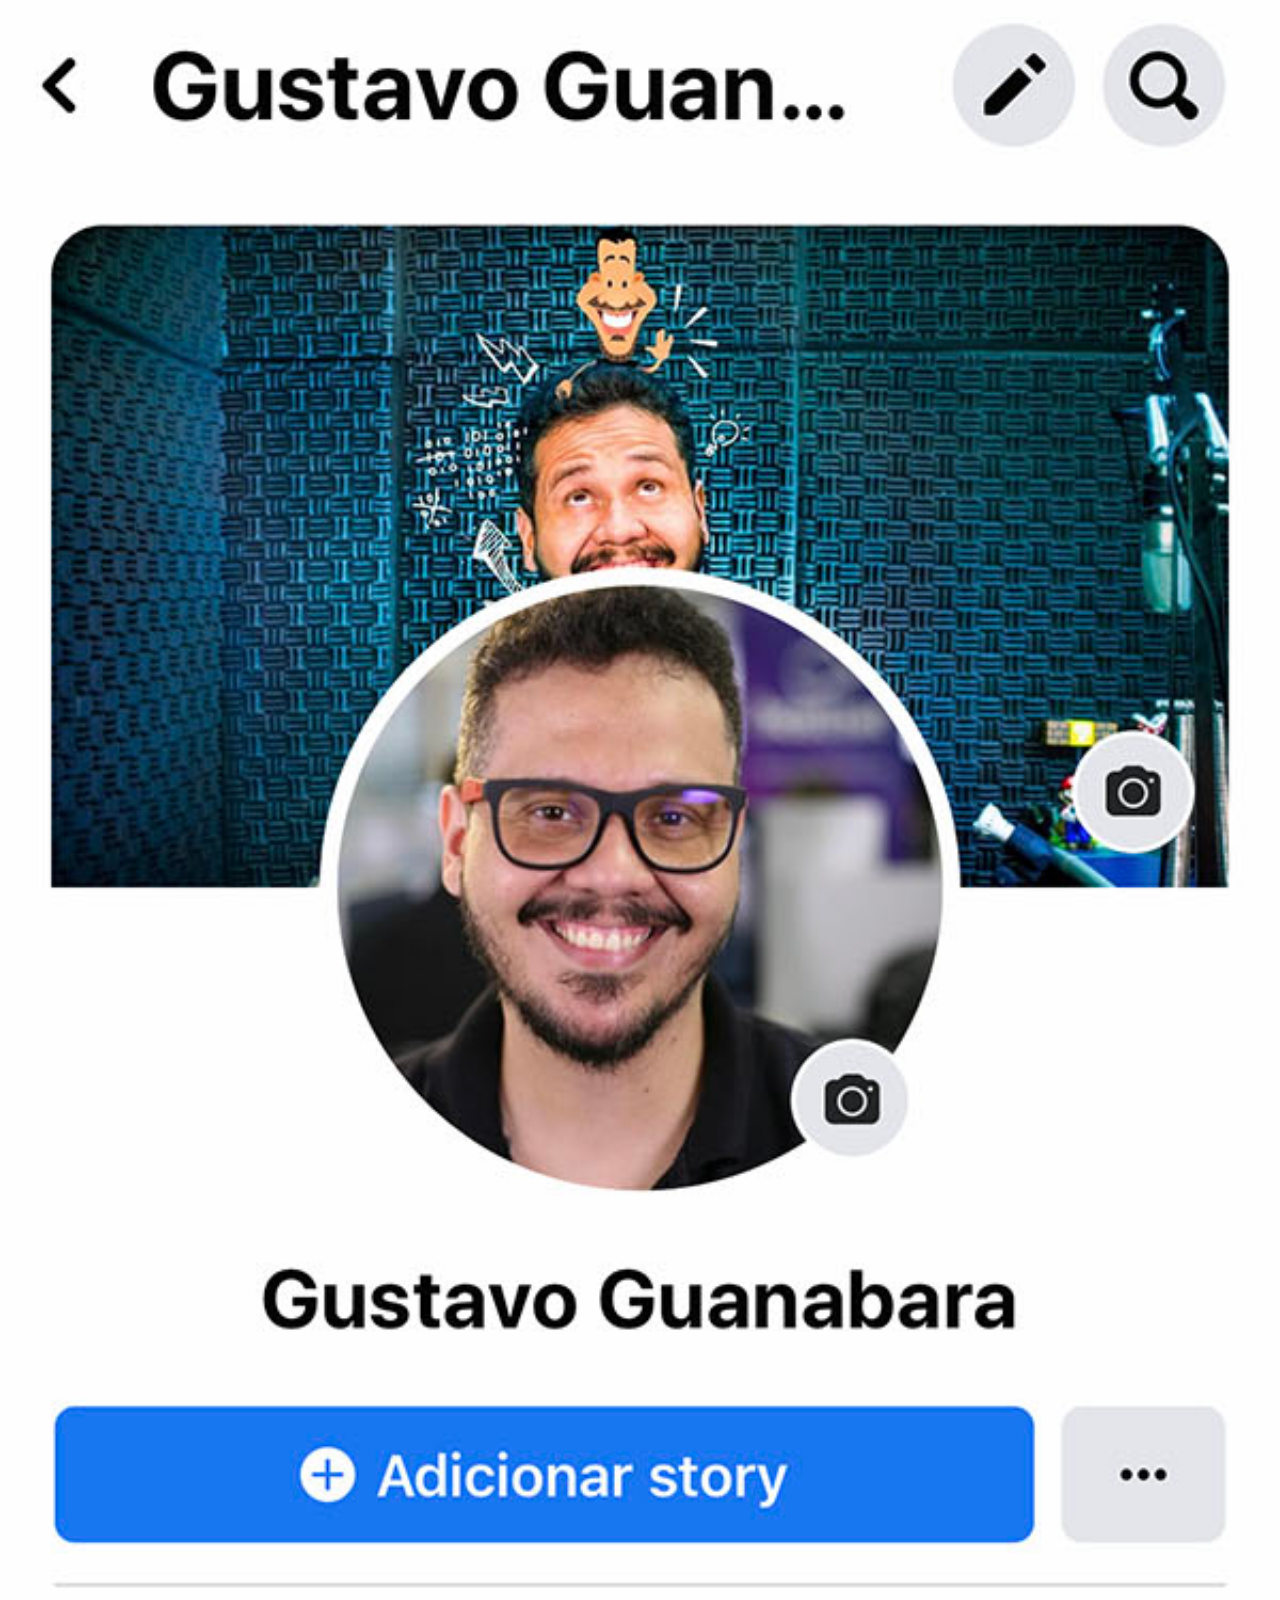
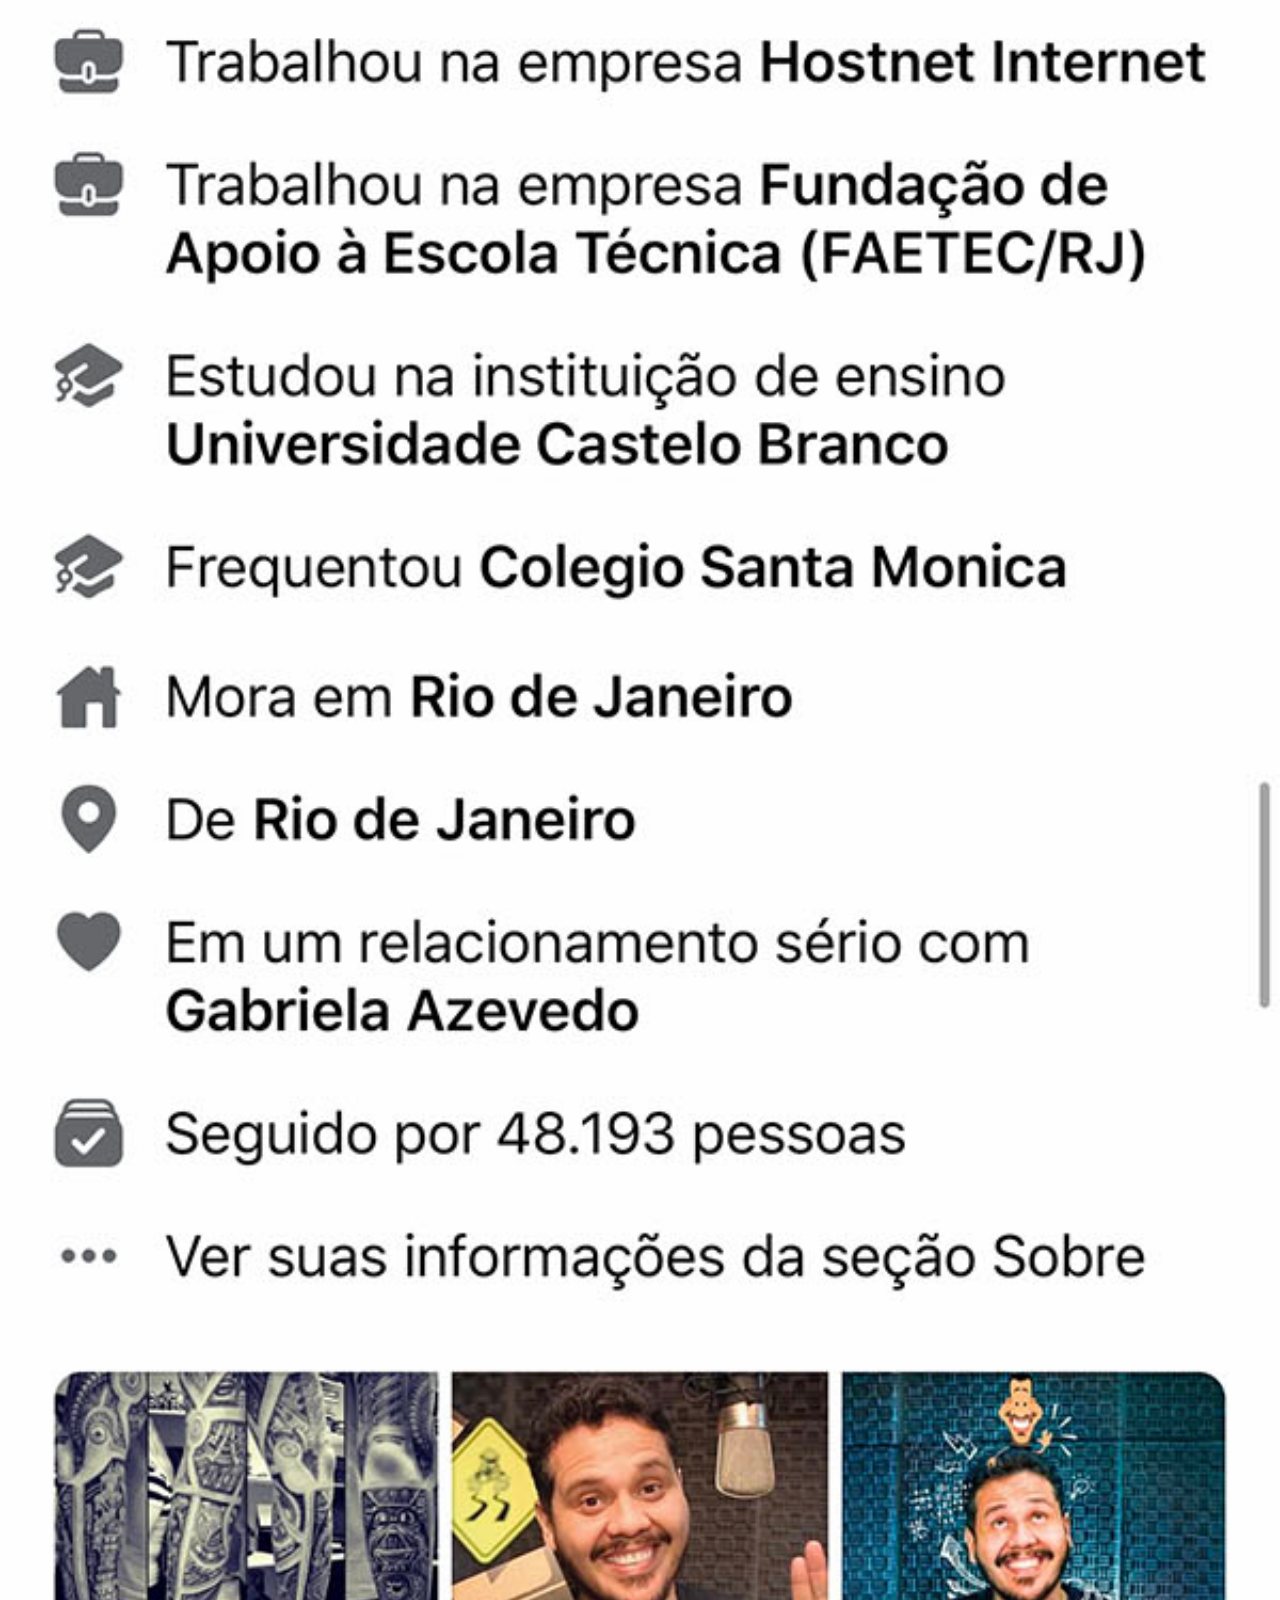
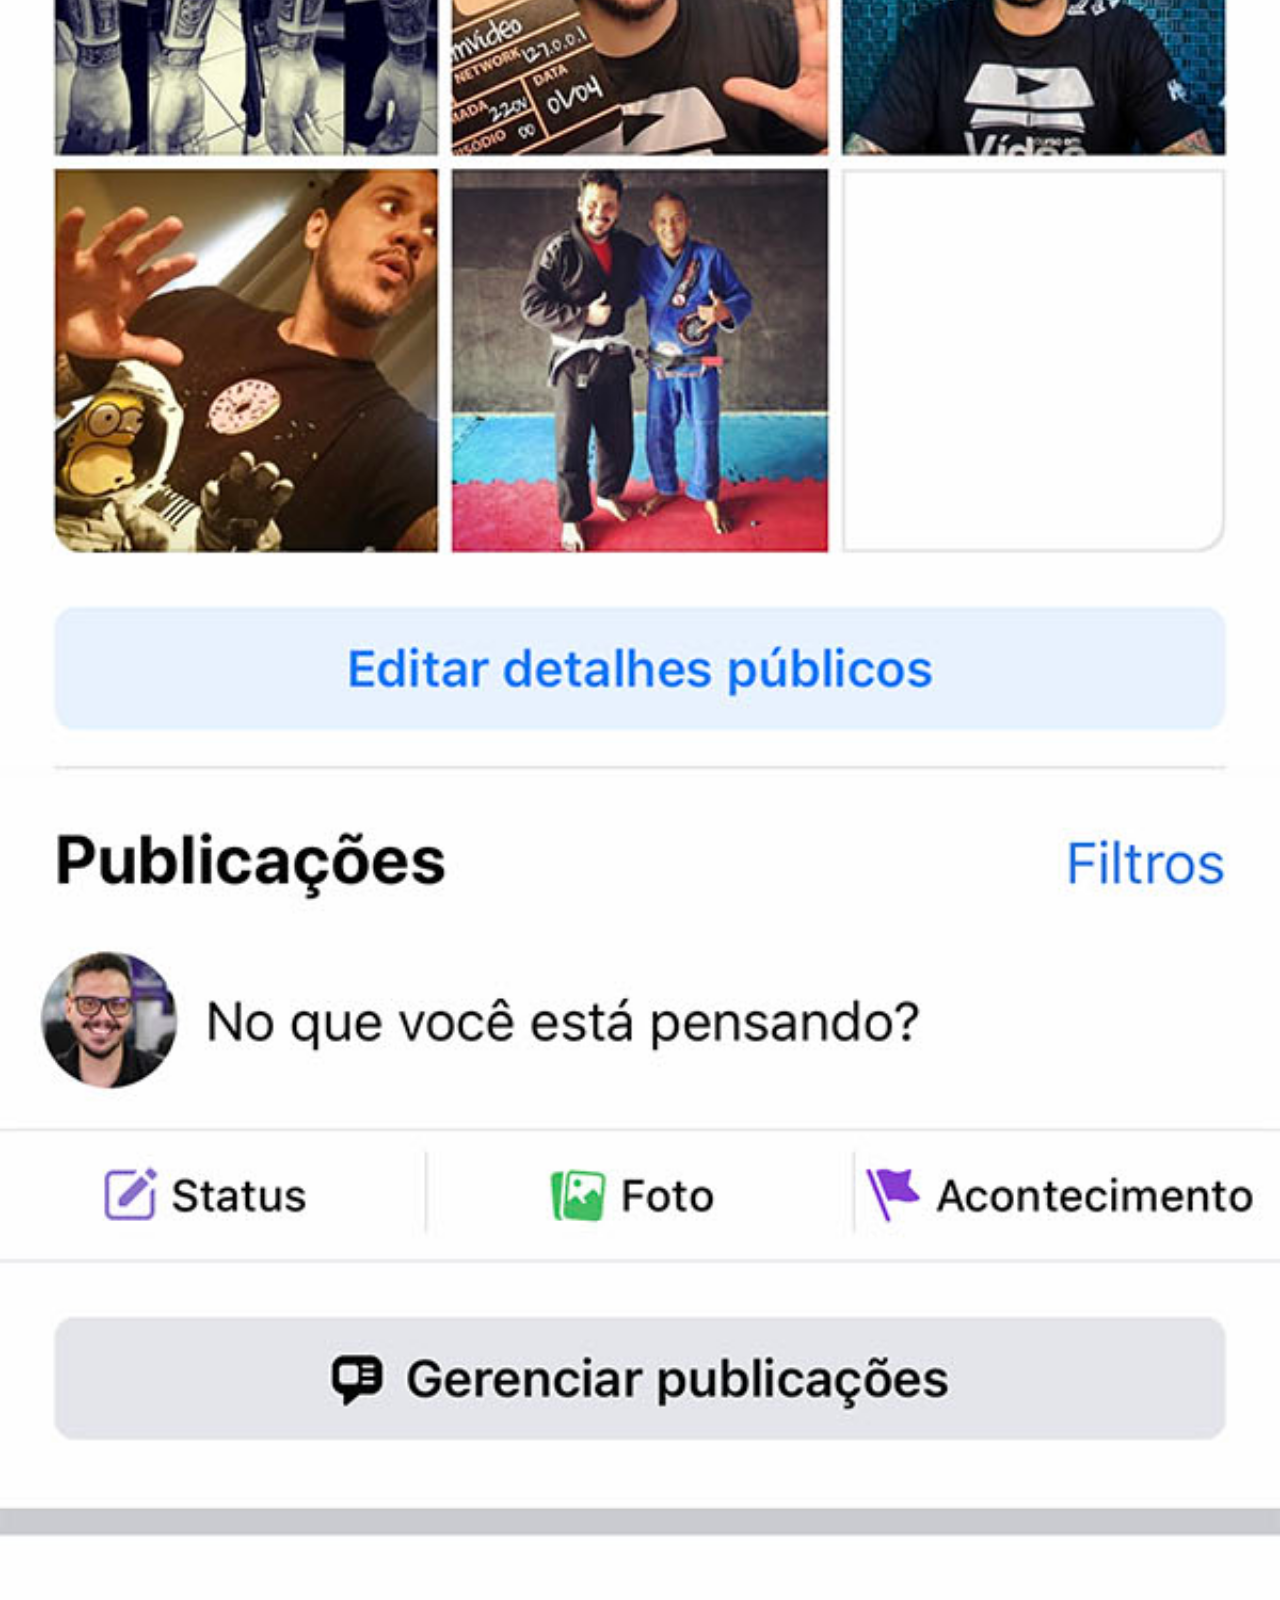
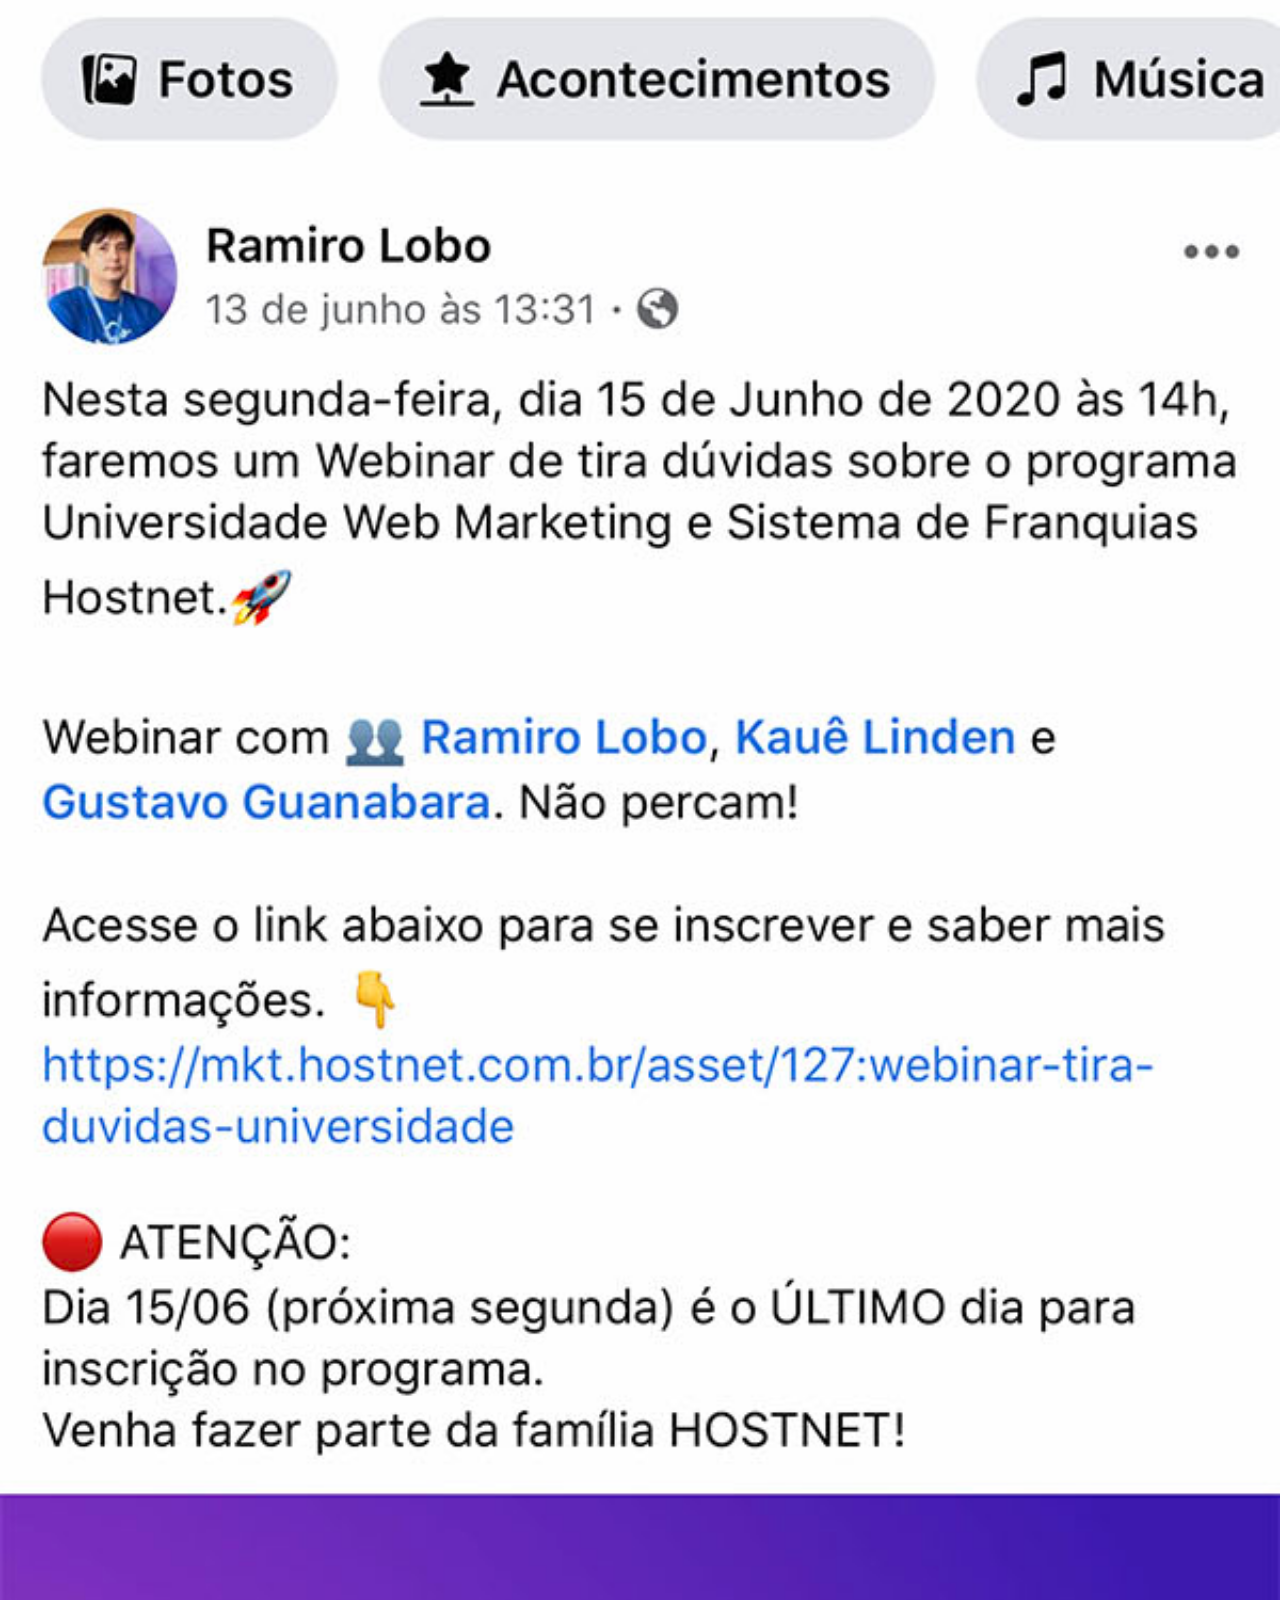
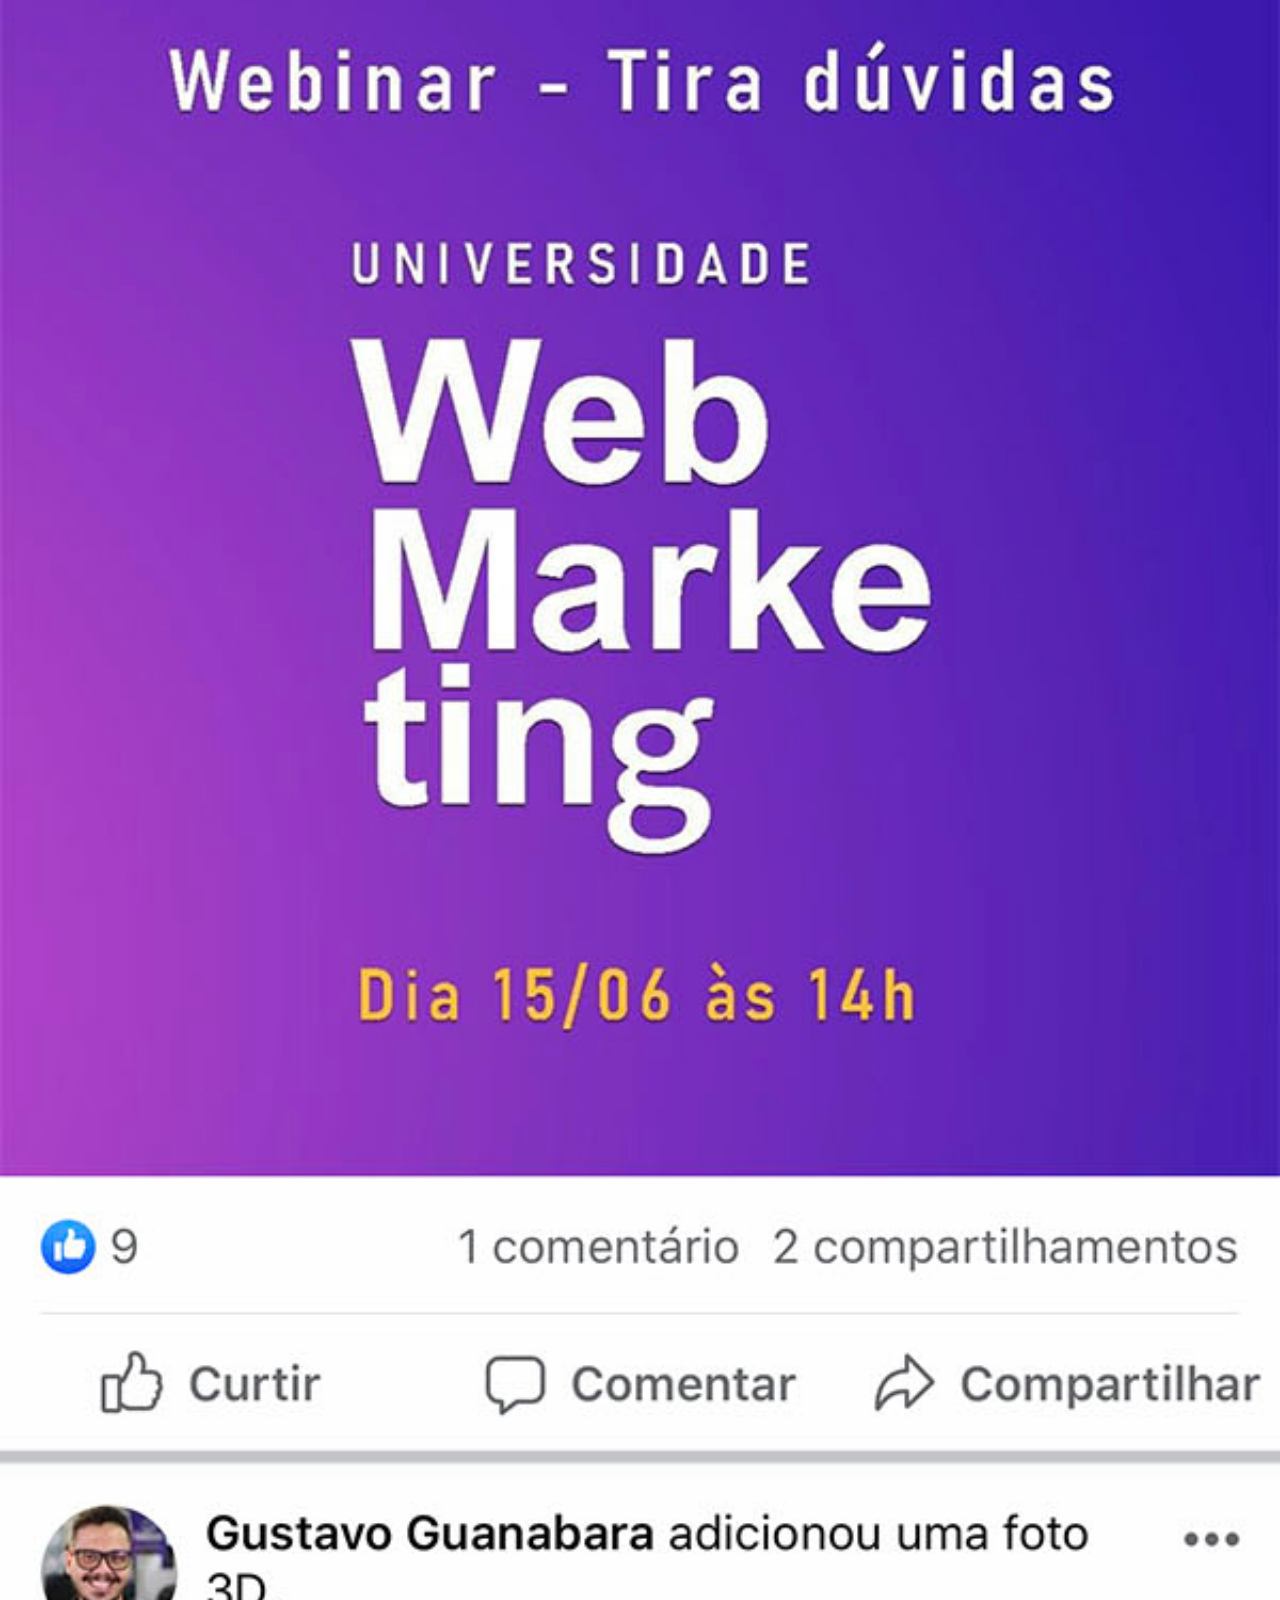
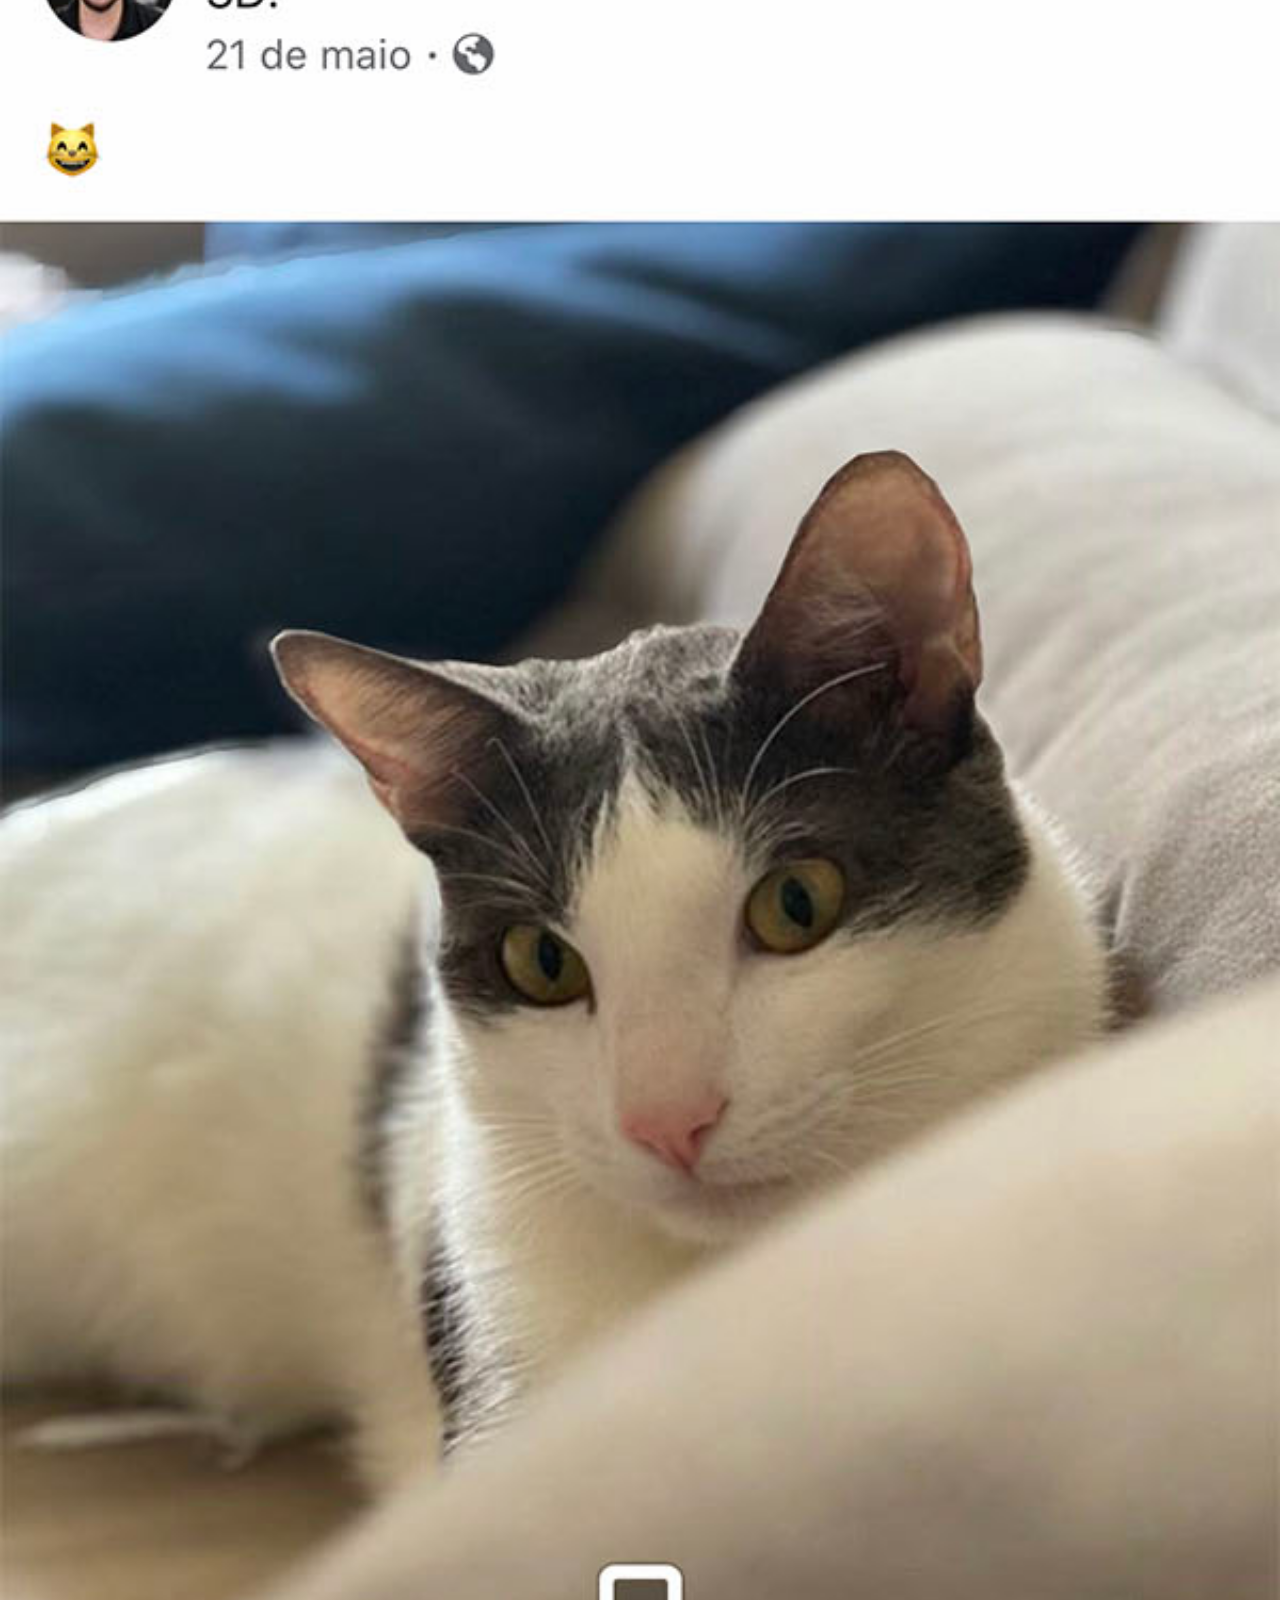
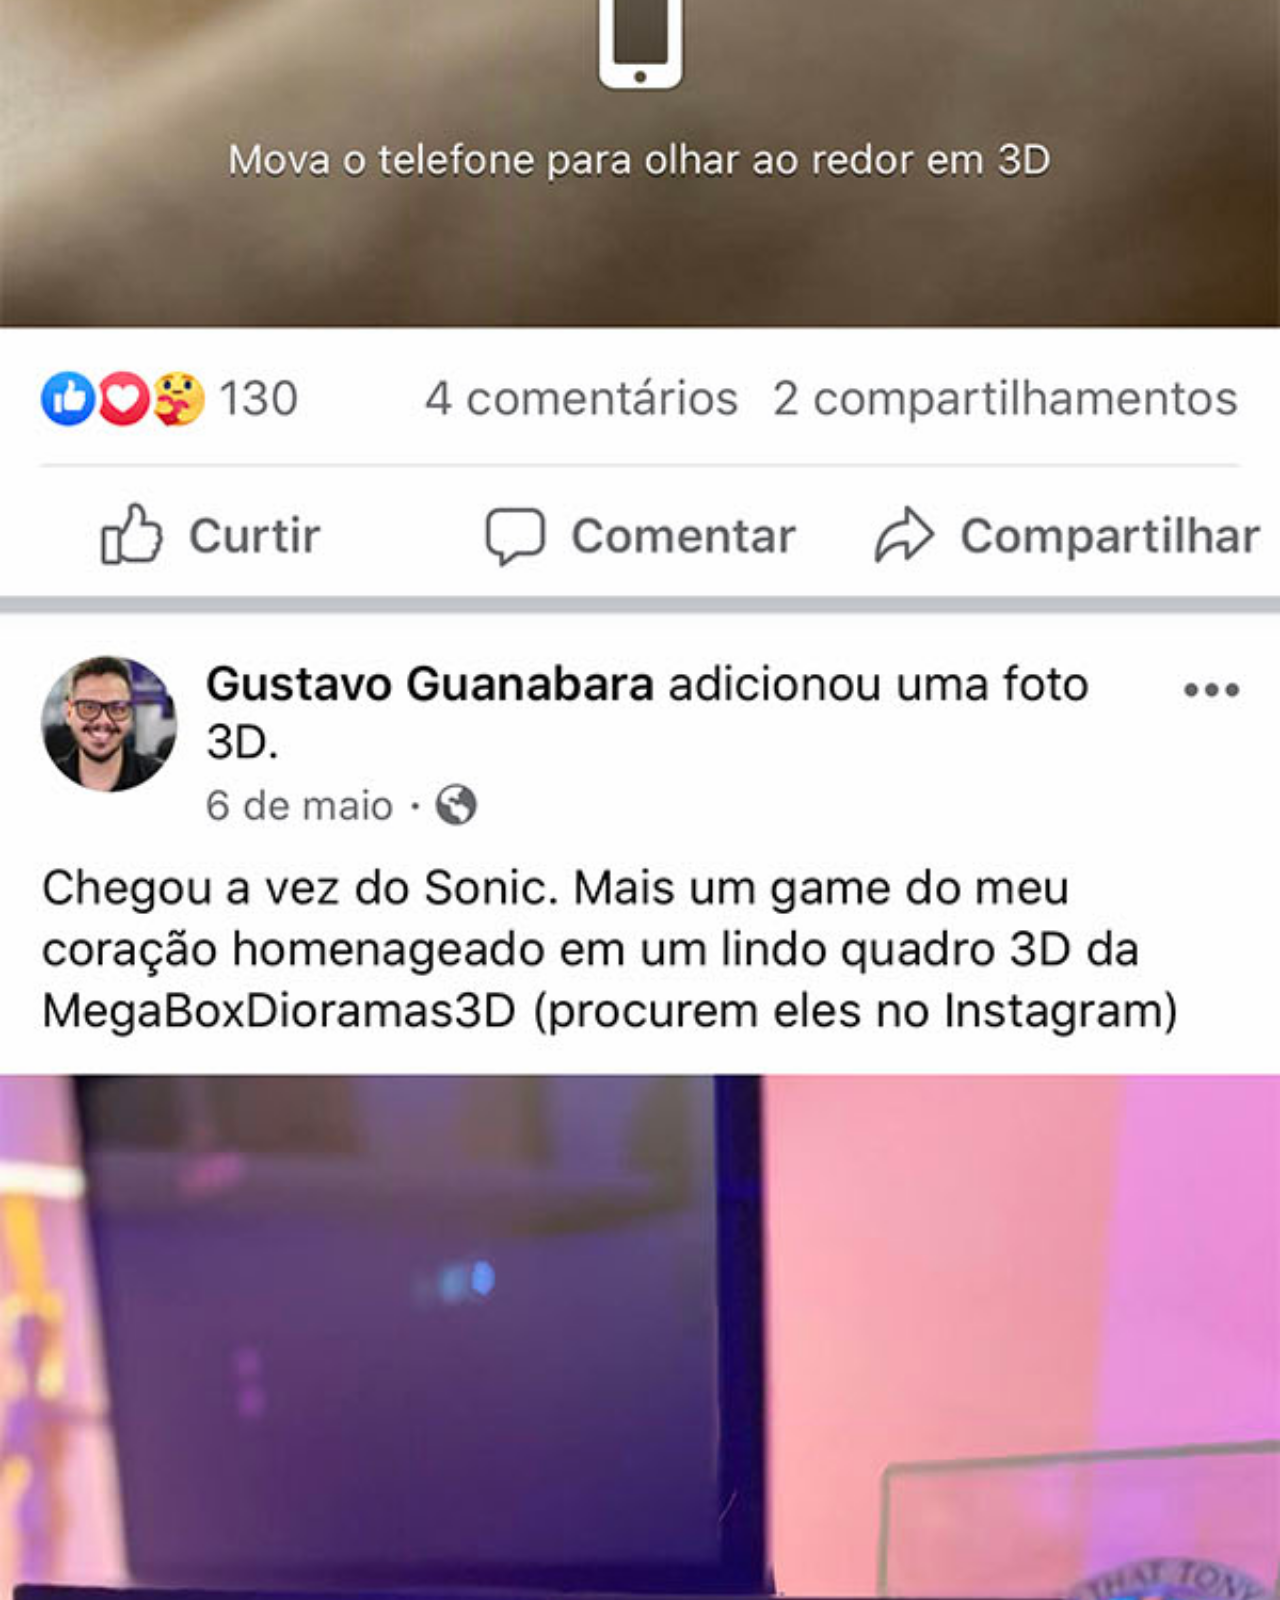
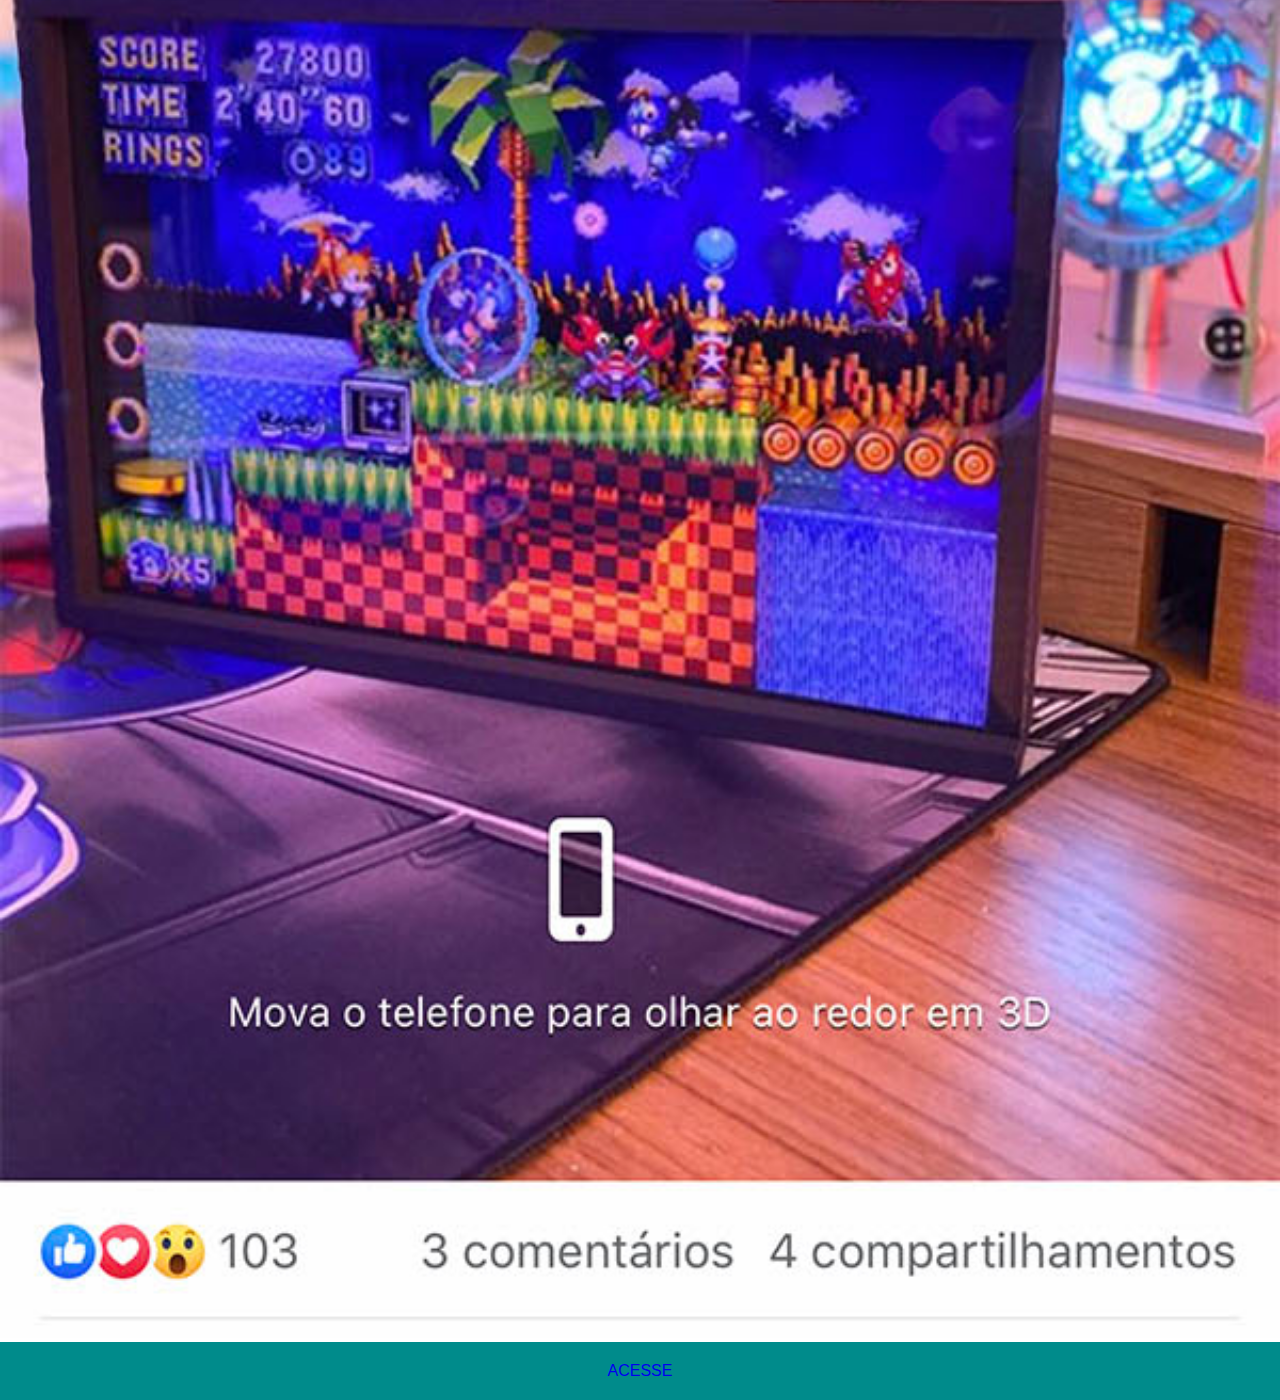
<file: facebook.html>
<!DOCTYPE html>
<html lang="pt-br">
<head>
    <meta charset="UTF-8">
    <meta name="viewport" content="width=device-width, initial-scale=1.0">
    <title>Facebook</title>
    <link rel="stylesheet" href="estilos/social.css">
</head>
<body>
    <img src="imagens/tela-facebook.jpg" alt="facebook">
    <a href="http://facebook.com/?locale=pt_BR" target="_blank">ACESSE</a>
    
</body>
</html>
</file>
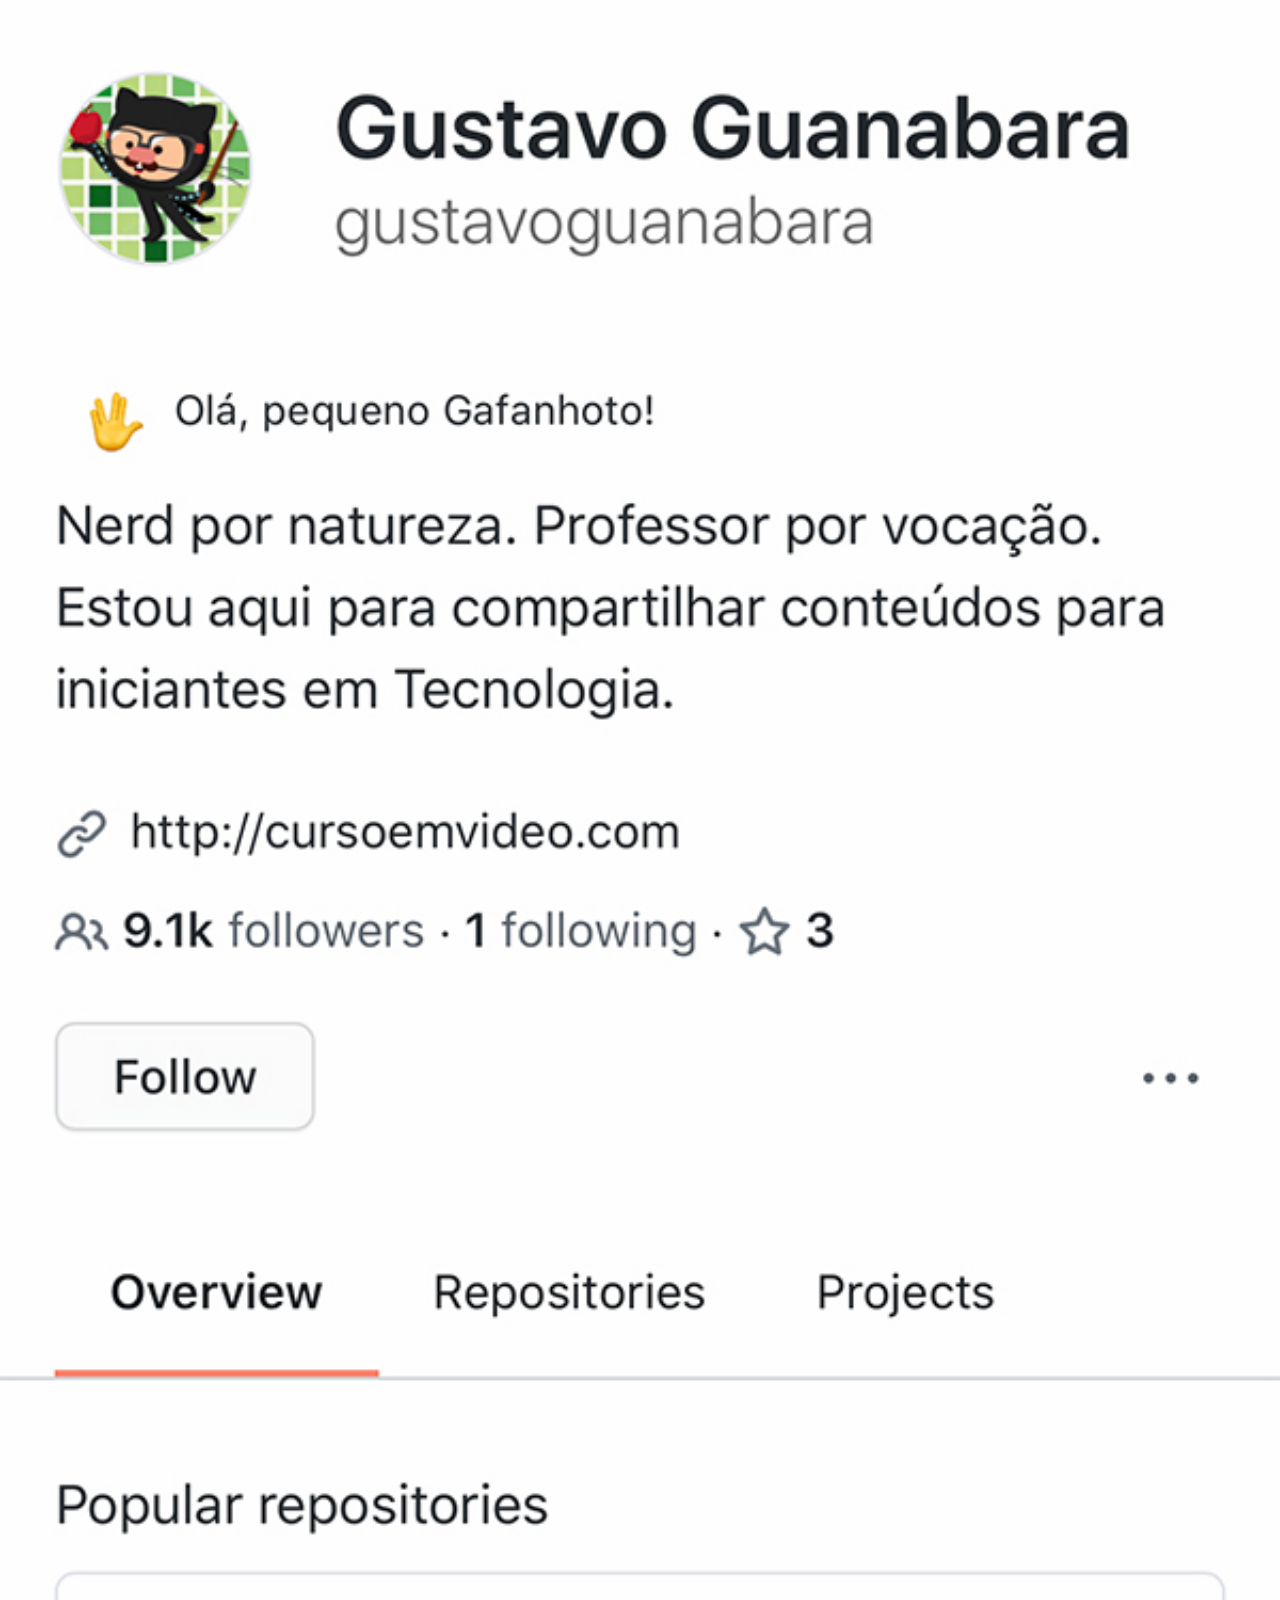
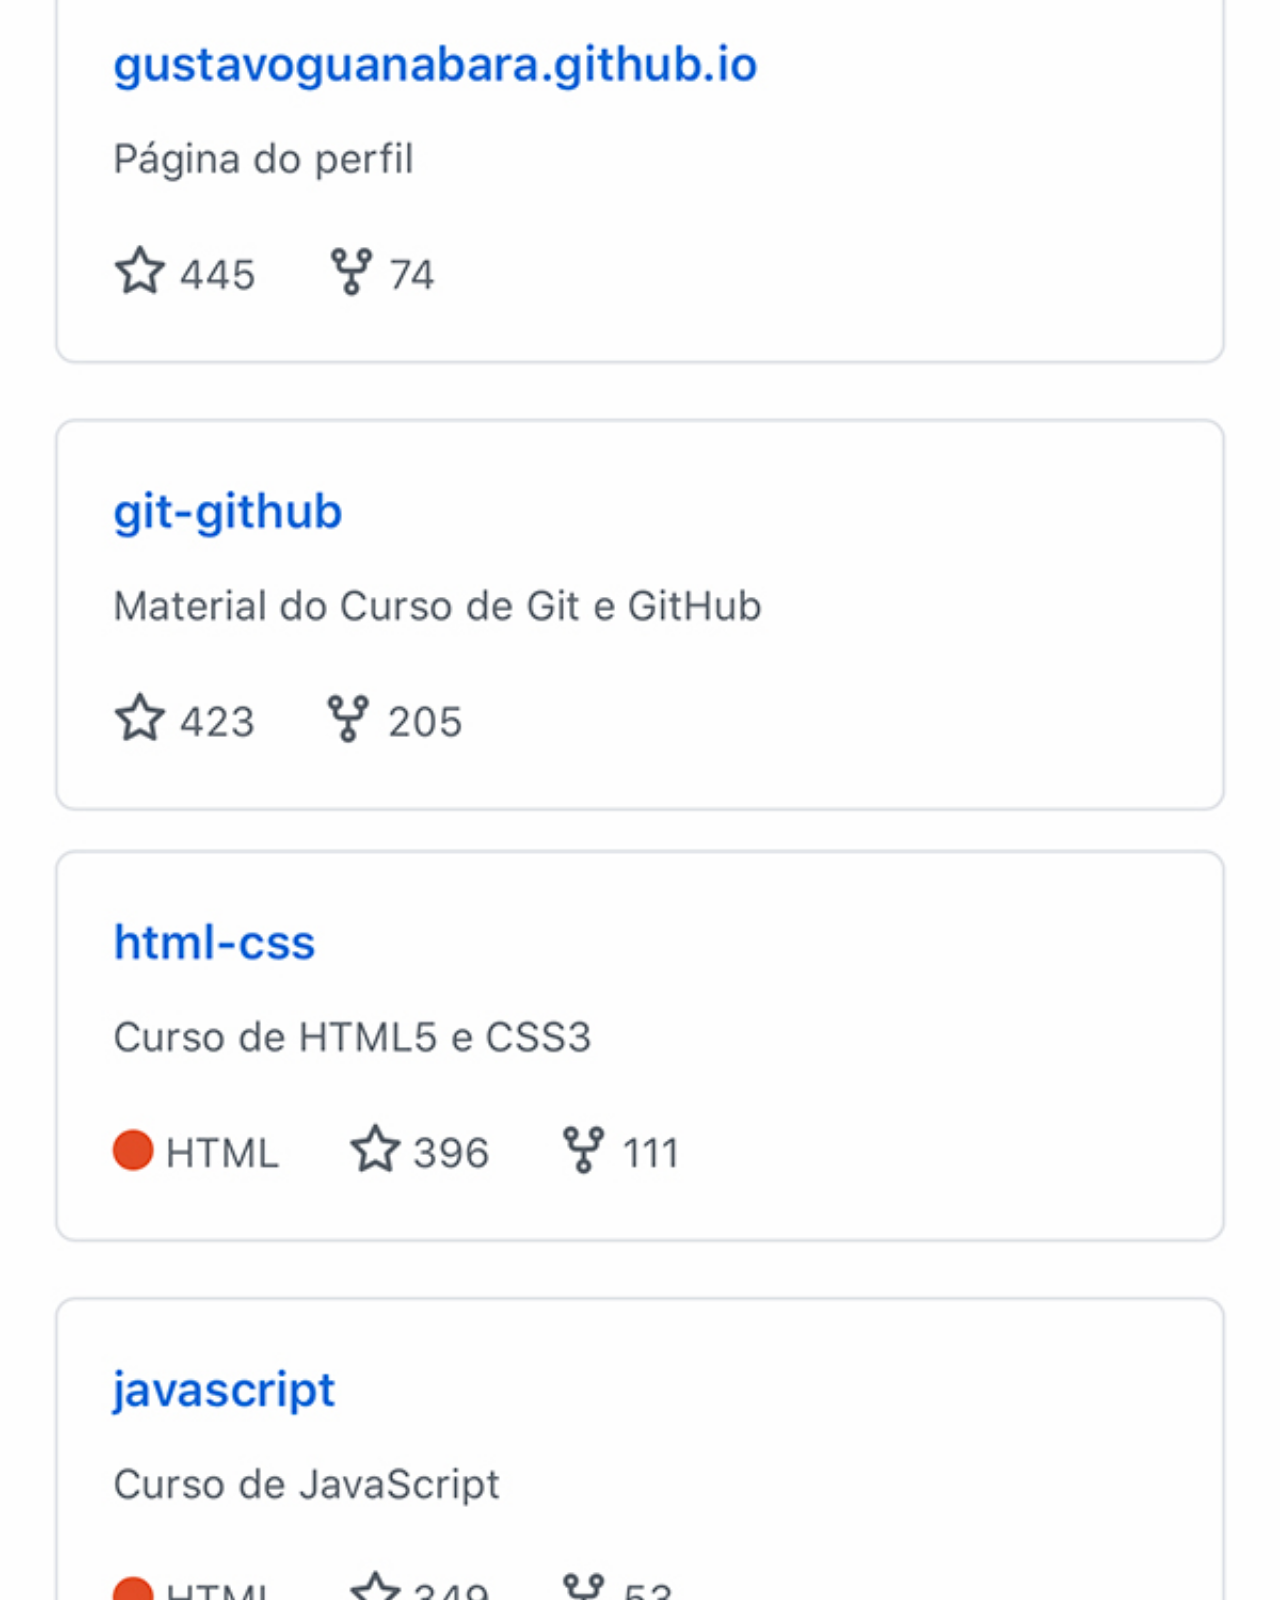
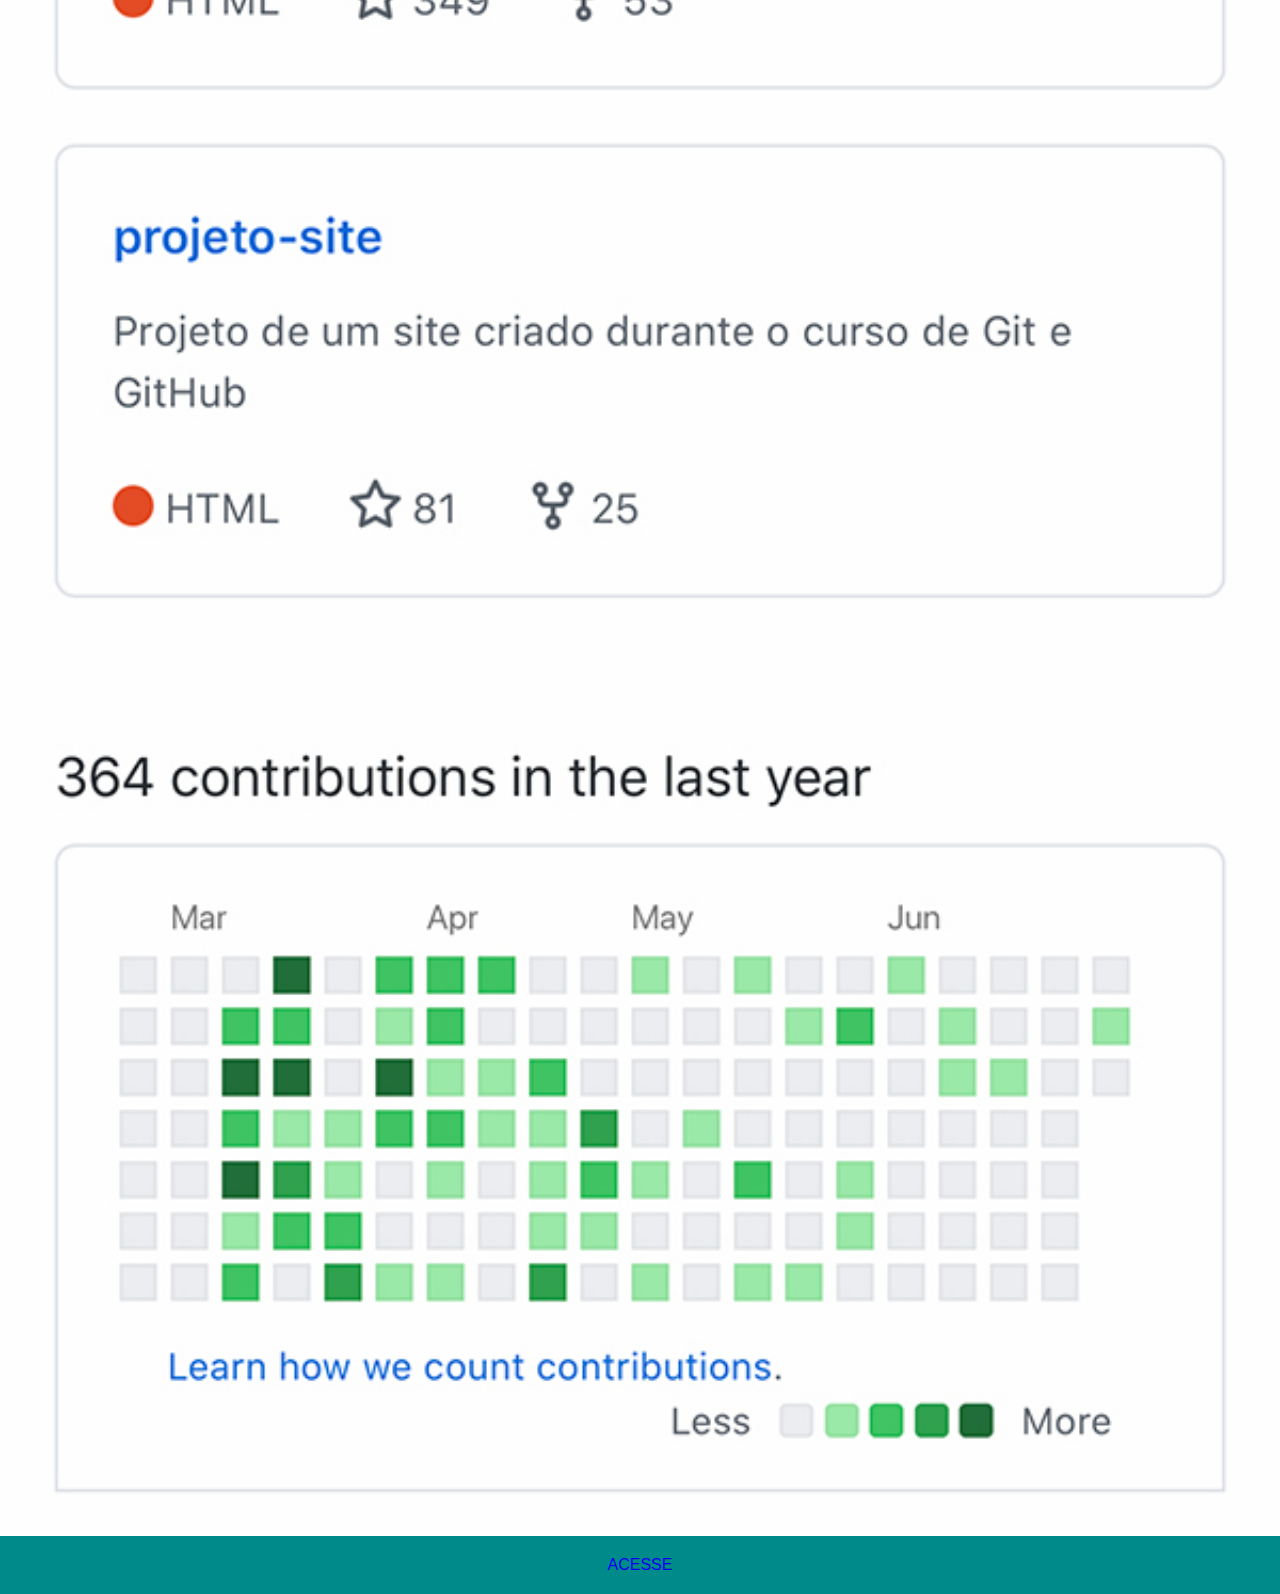
<file: github.html>
<!DOCTYPE html>
<html lang="pt-br">
<head>
    <meta charset="UTF-8">
    <meta name="viewport" content="width=device-width, initial-scale=1.0">
    <title>Github</title>
    <link rel="stylesheet" href="estilos/social.css">
</head>
<body>
    <img src="imagens/tela-github.jpg" alt="github">
    <a href="https://github.com/gustavoguanabara/" target="_blank">ACESSE</a>
    
</body>
</html>
</file>
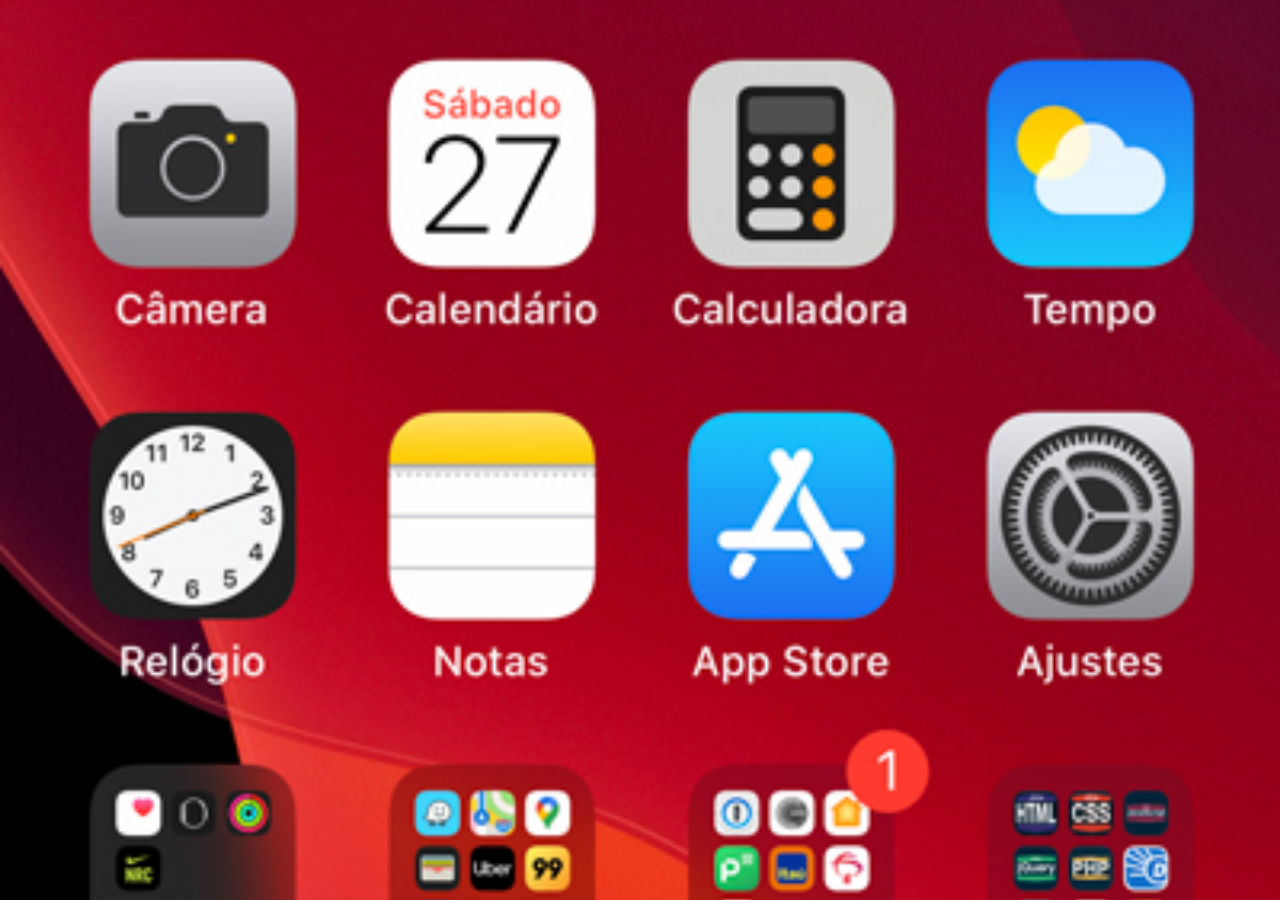
<file: home.html>
<!DOCTYPE html>
<html lang="pt-br">
<head>
    <meta charset="UTF-8">
    <meta name="viewport" content="width=device-width, initial-scale=1.0">
    <title>Home</title>
</head>
<style>
    *{
        margin: 0px;
        padding: 0px;

    }

    body{
        height: 100vh;
        width: 100vw;
        background: black url('imagens/tela-home.jpg') no-repeat top center;
        background-size: cover;
        background-attachment: fixed;
    }
</style>
<body>
    
</body>
</html>
</file>
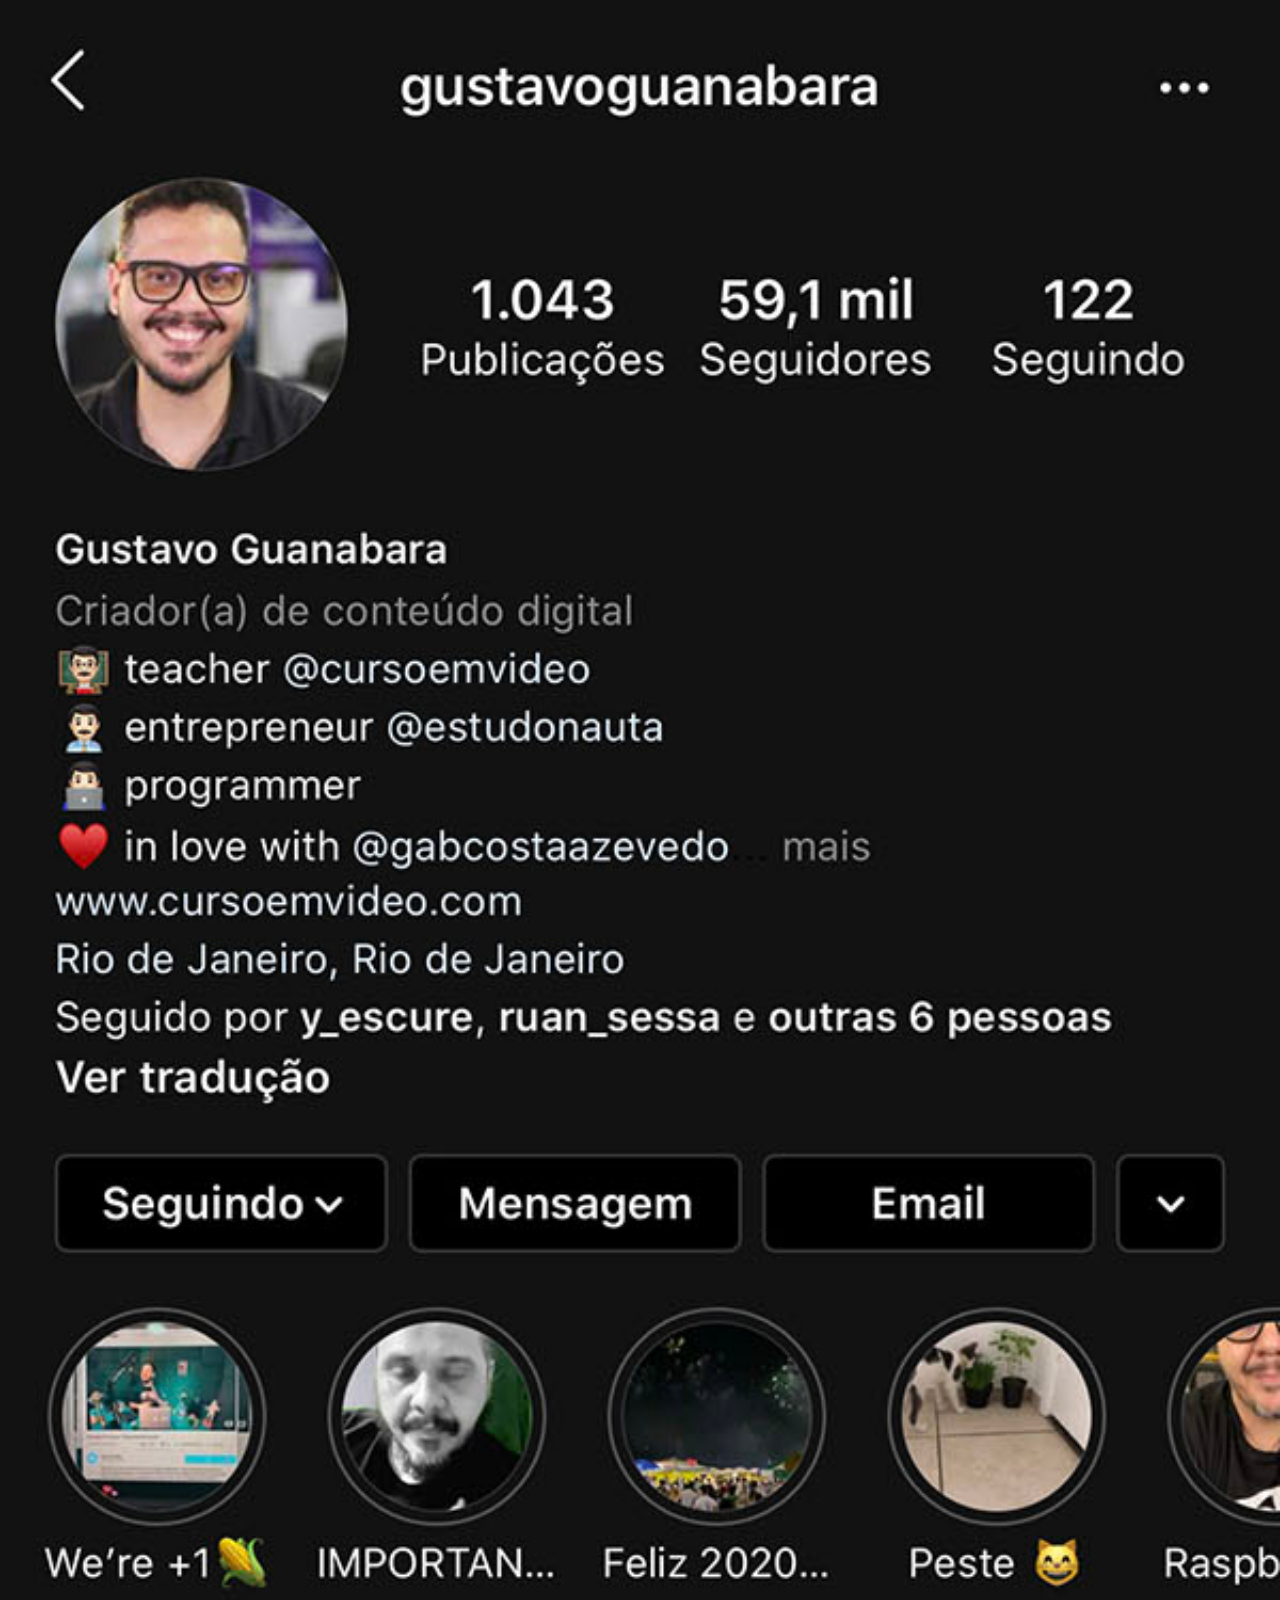
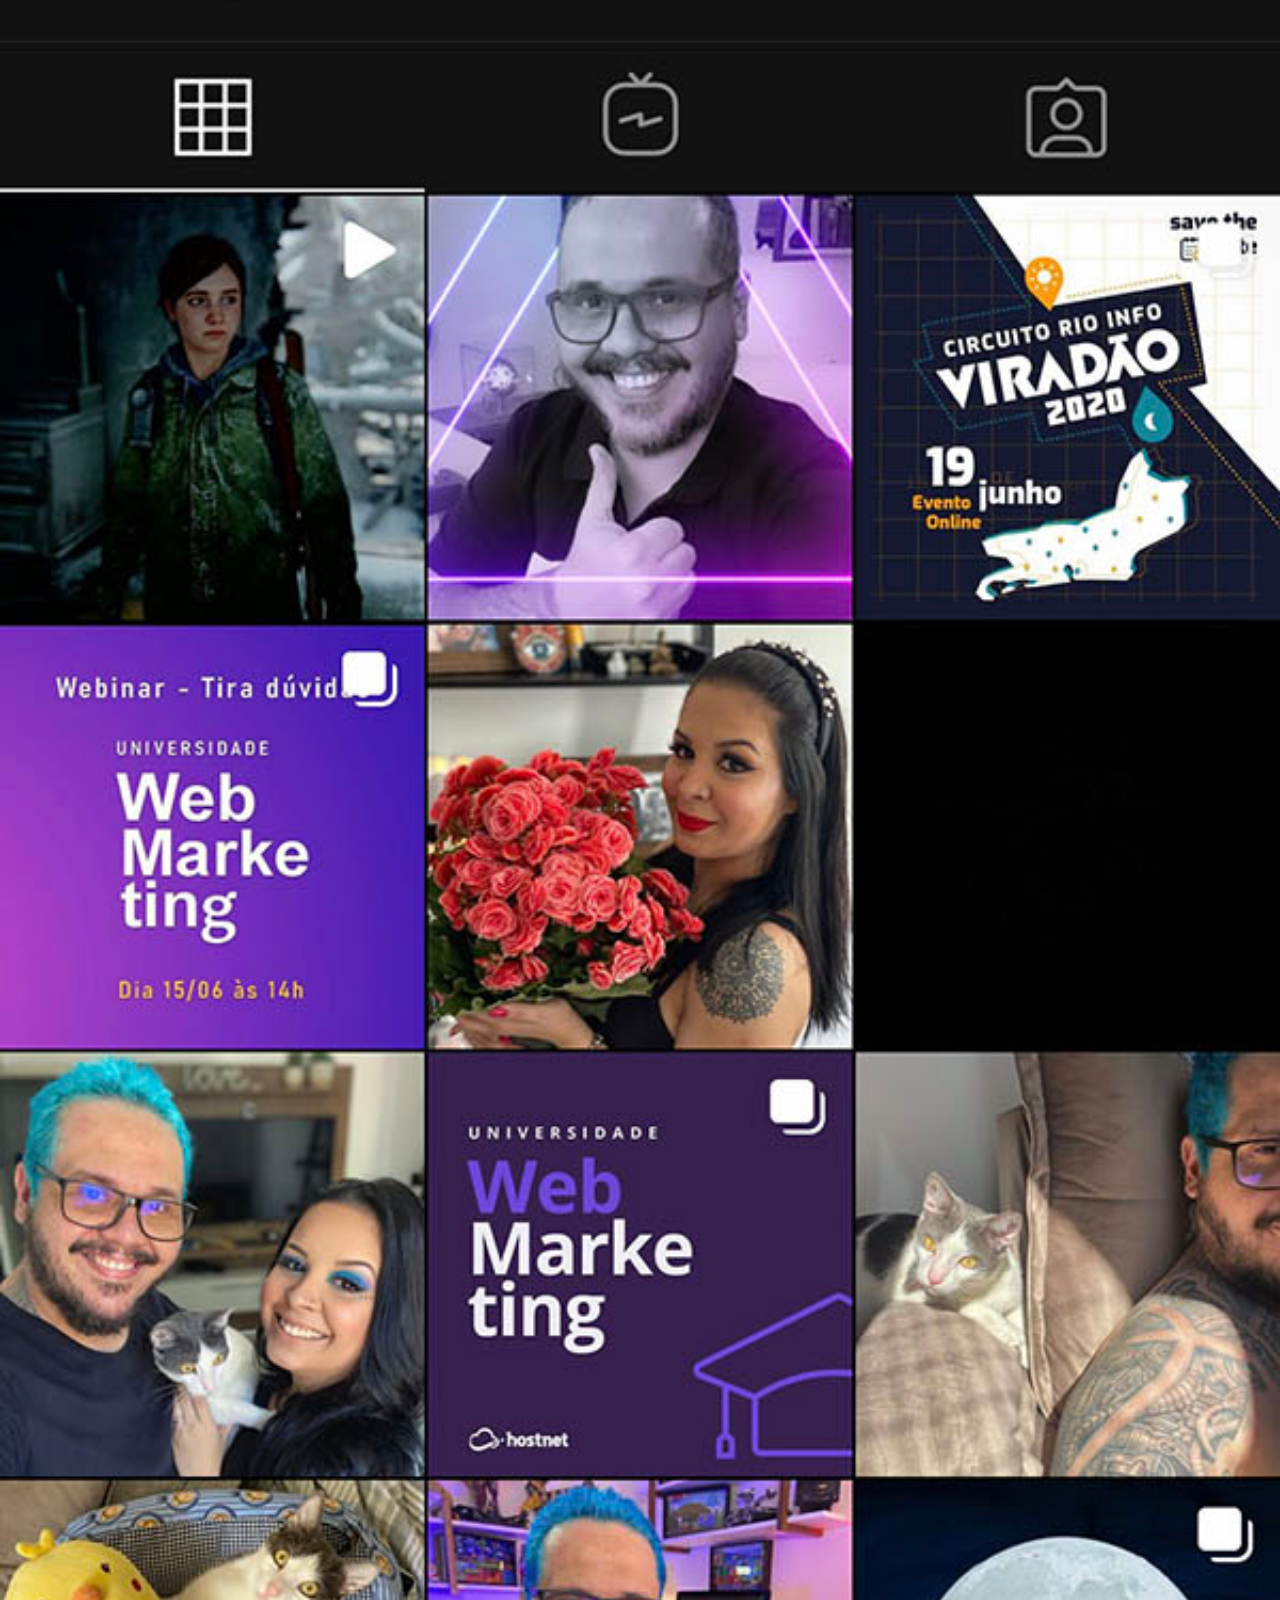
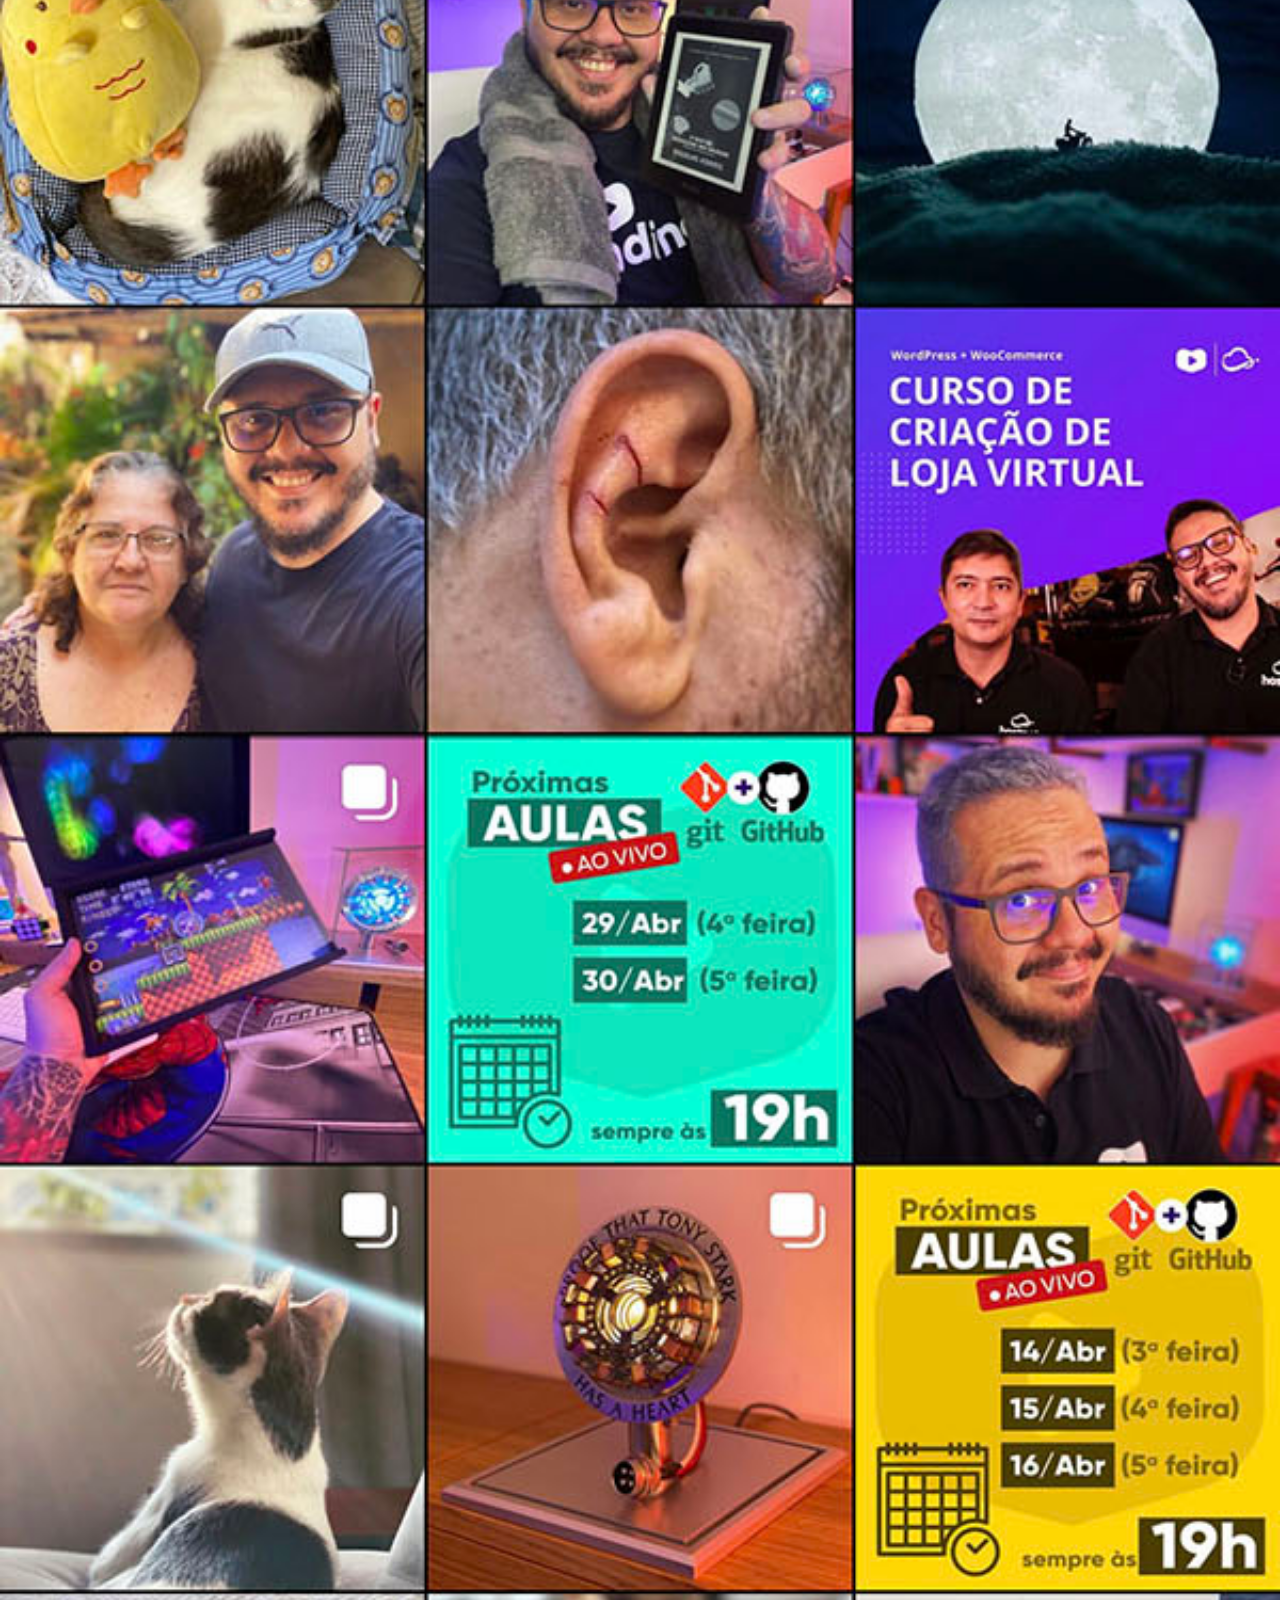
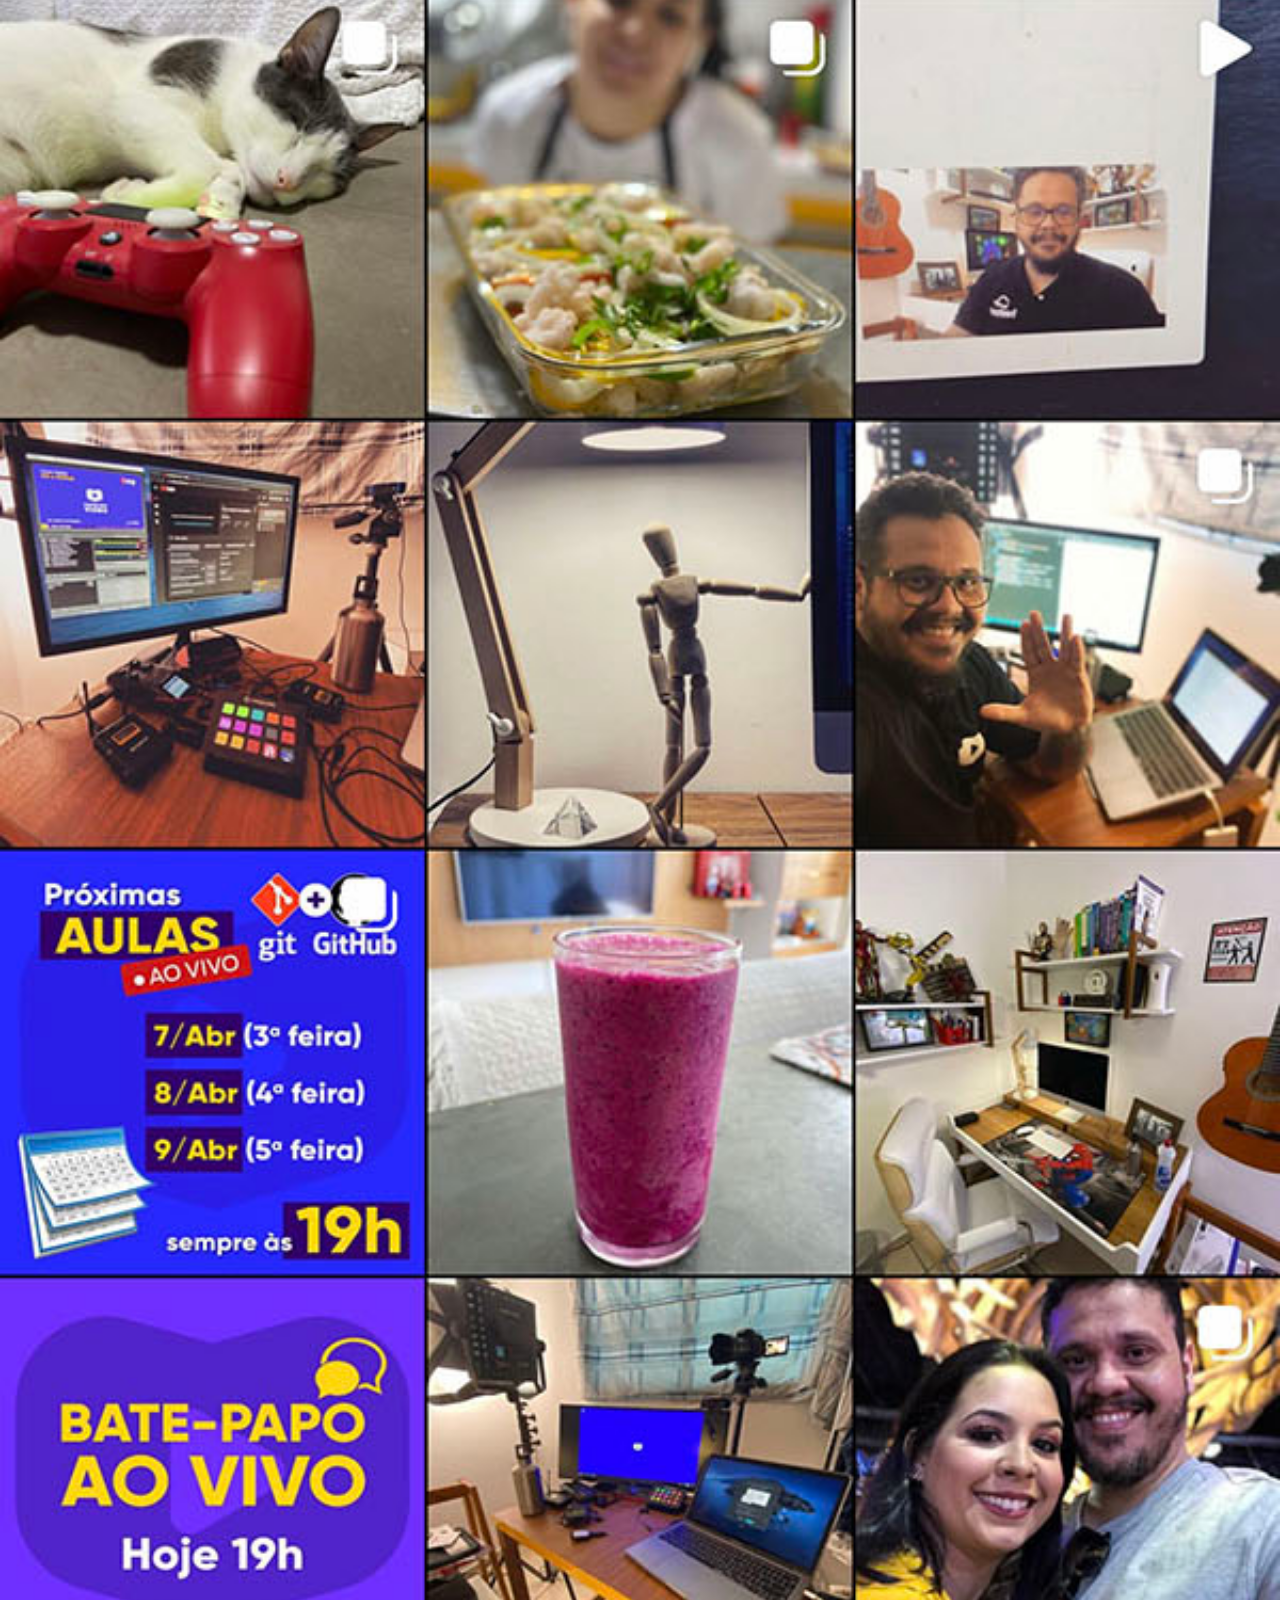
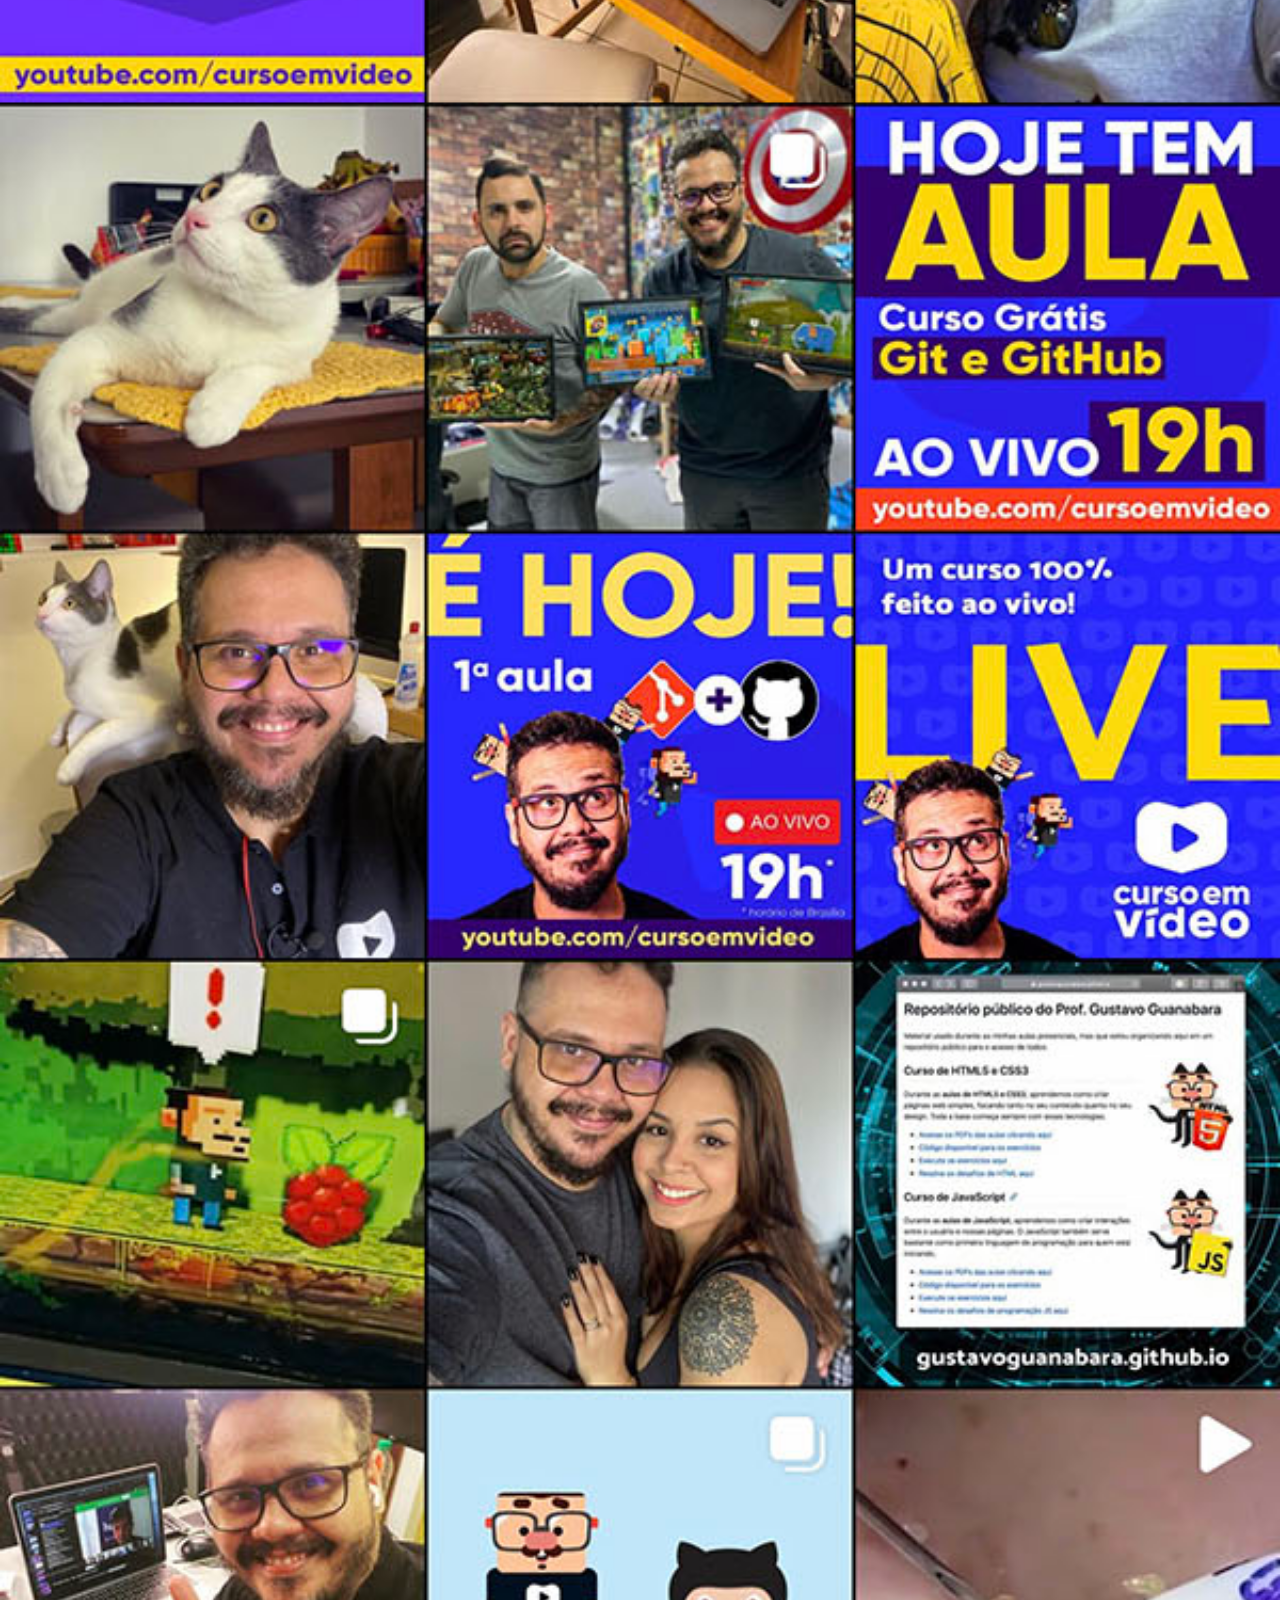
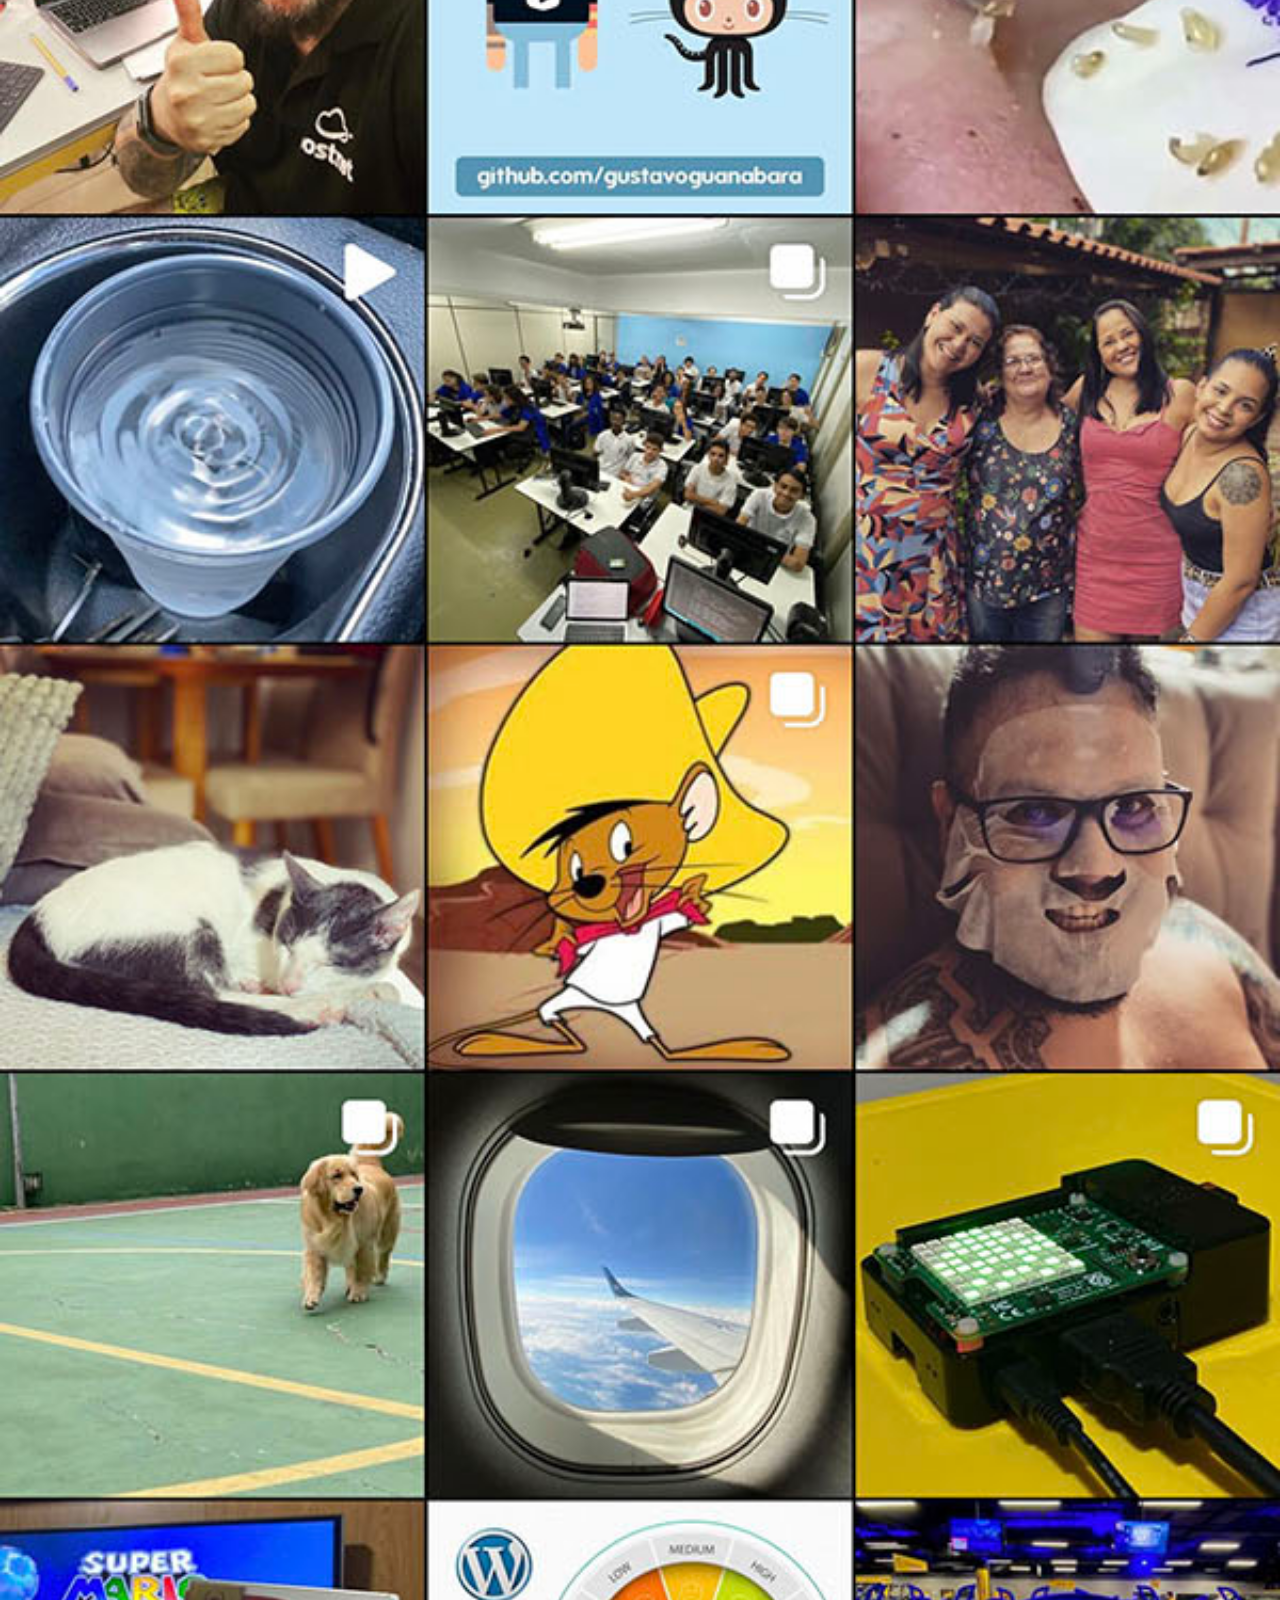
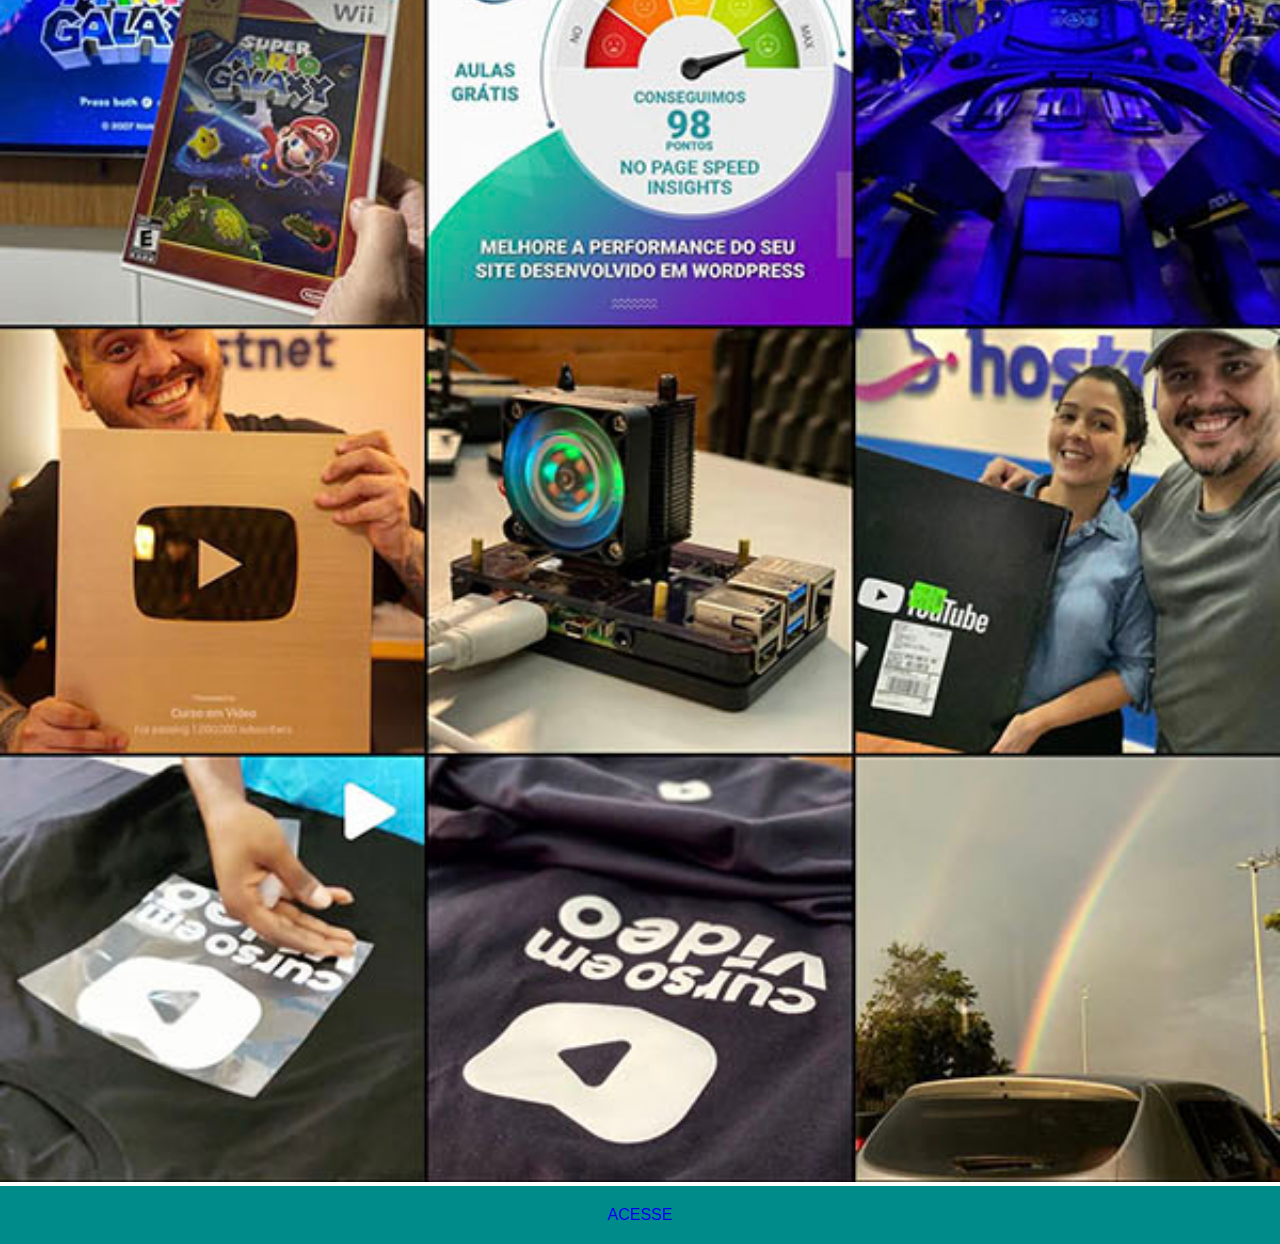
<file: instagram.html>
<!DOCTYPE html>
<html lang="pt-br">
<head>
    <meta charset="UTF-8">
    <meta name="viewport" content="width=device-width, initial-scale=1.0">
    <title>Instagram</title>
    <link rel="stylesheet" href="estilos/social.css">
</head>
<body>
    <img src="imagens/tela-instagram.jpg" alt="instagram">
    <a href="https://www.instagram.com/" target="_blank">ACESSE</a>
    
</body>
</html>
</file>
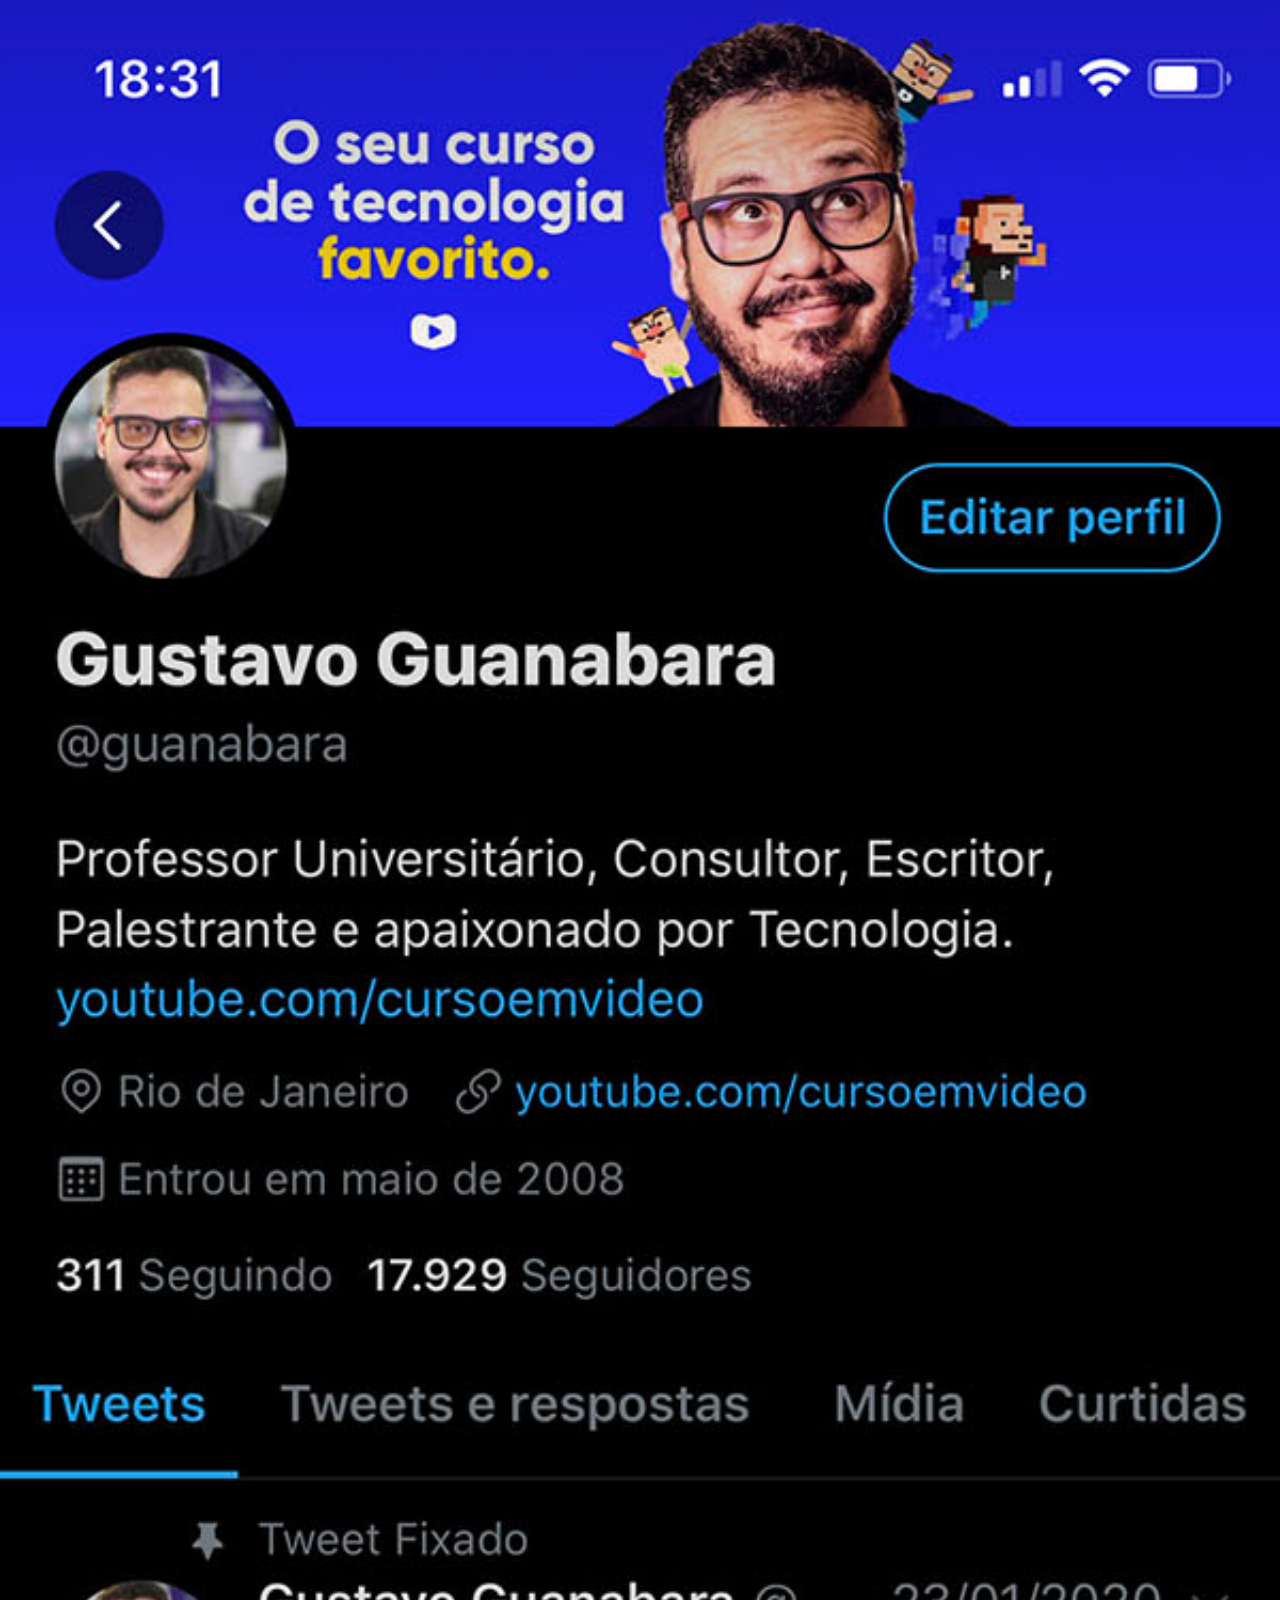
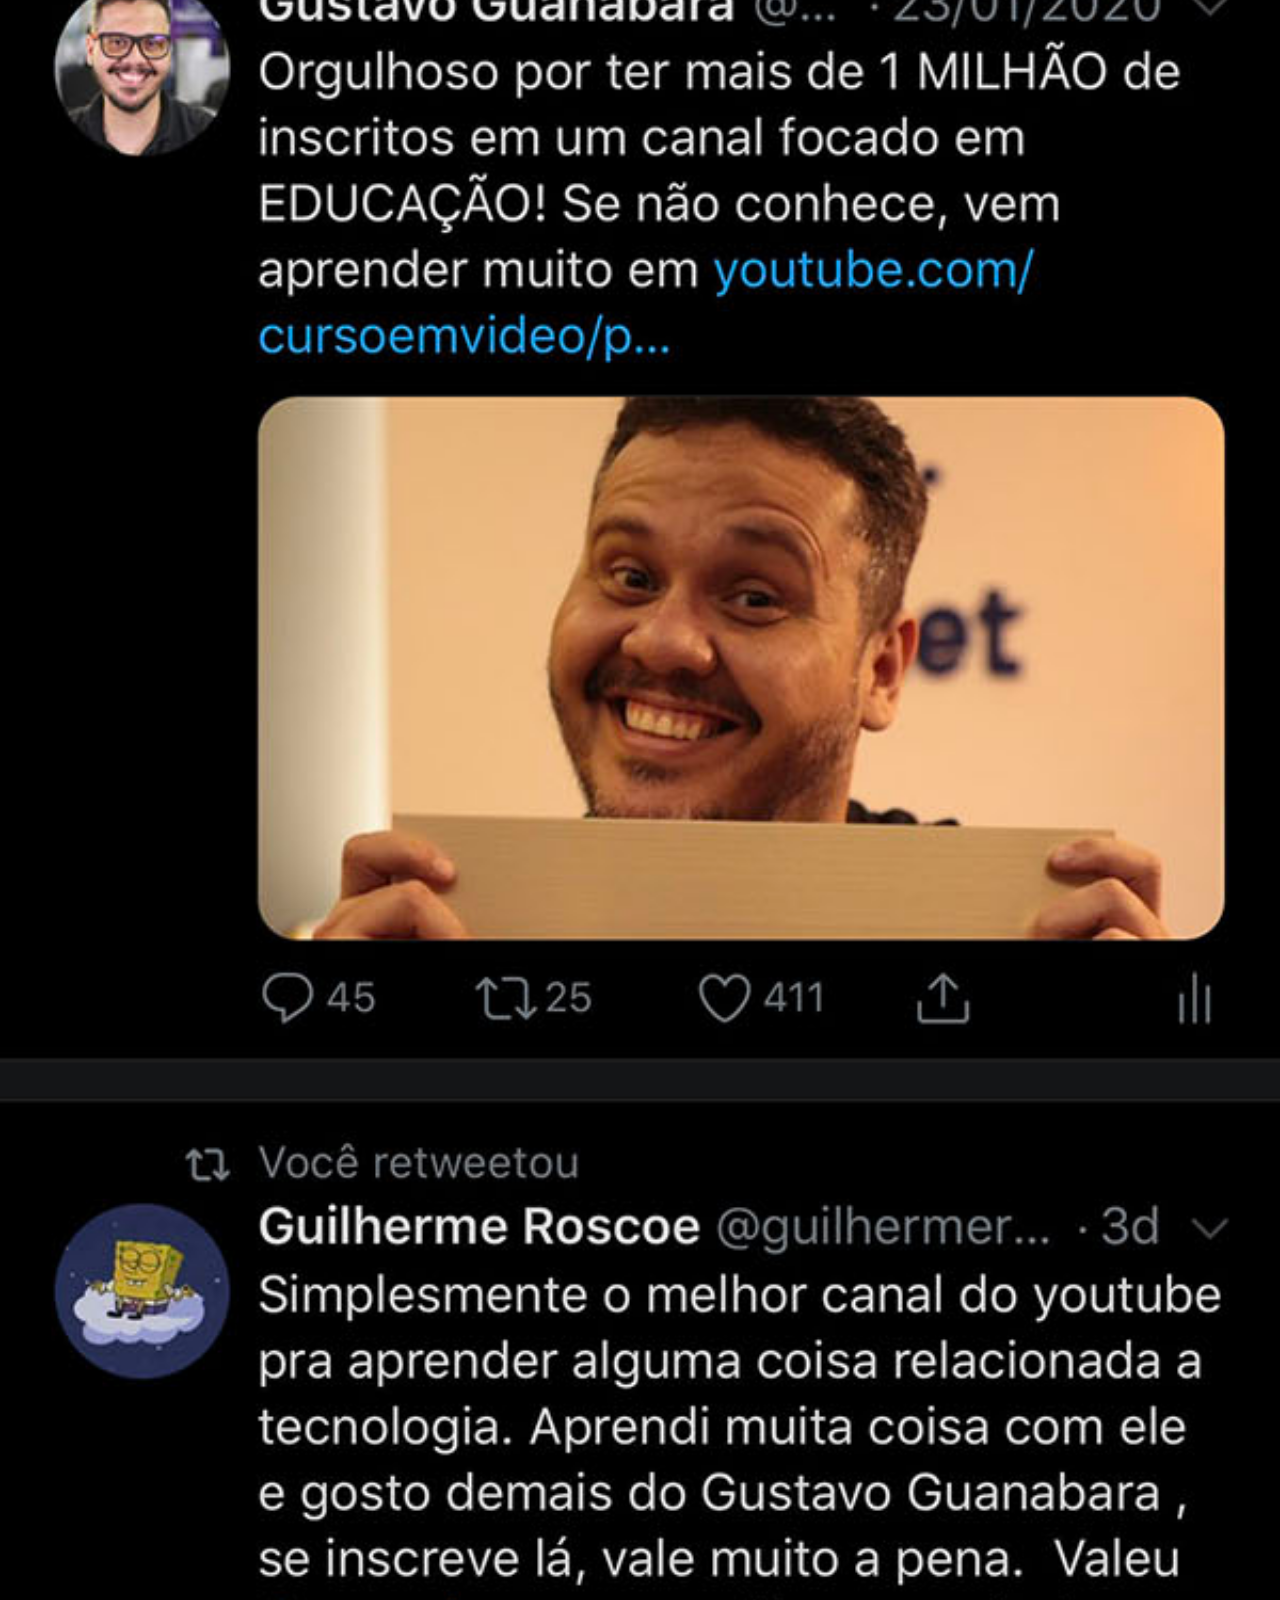
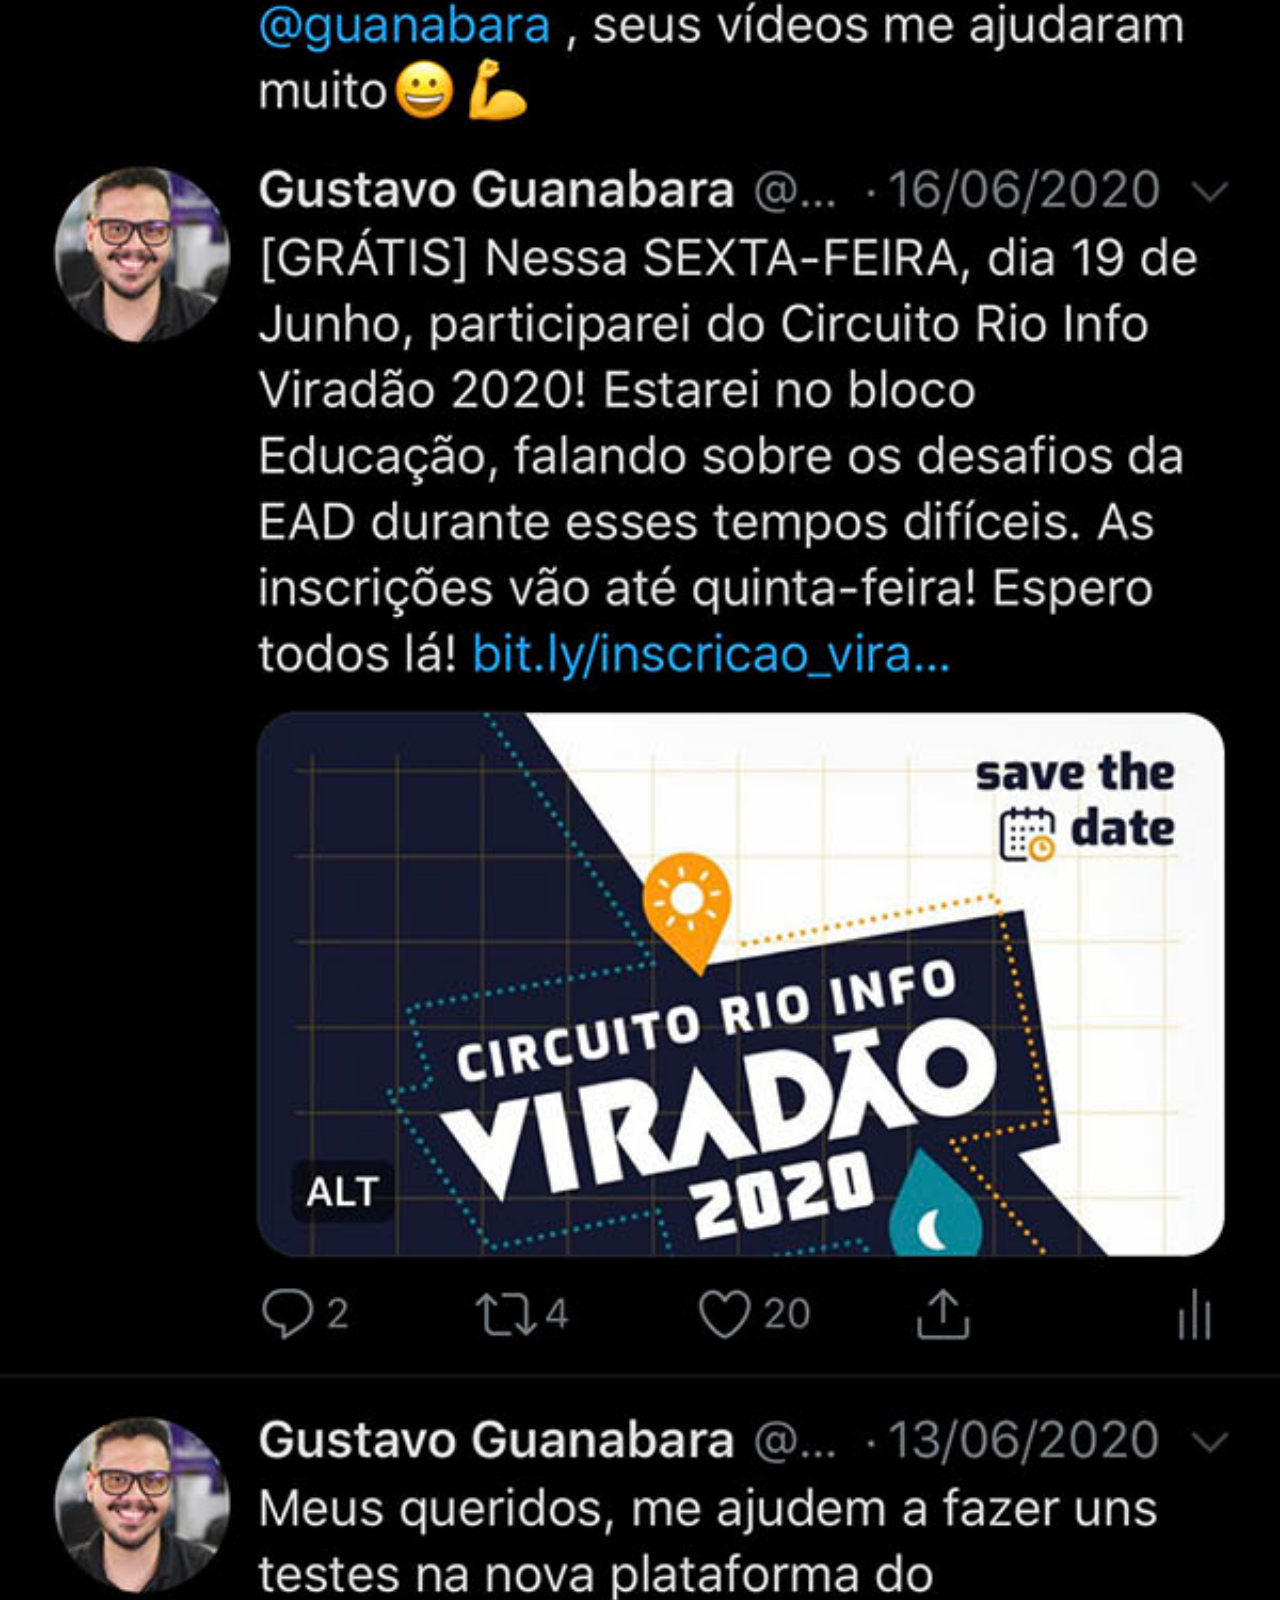
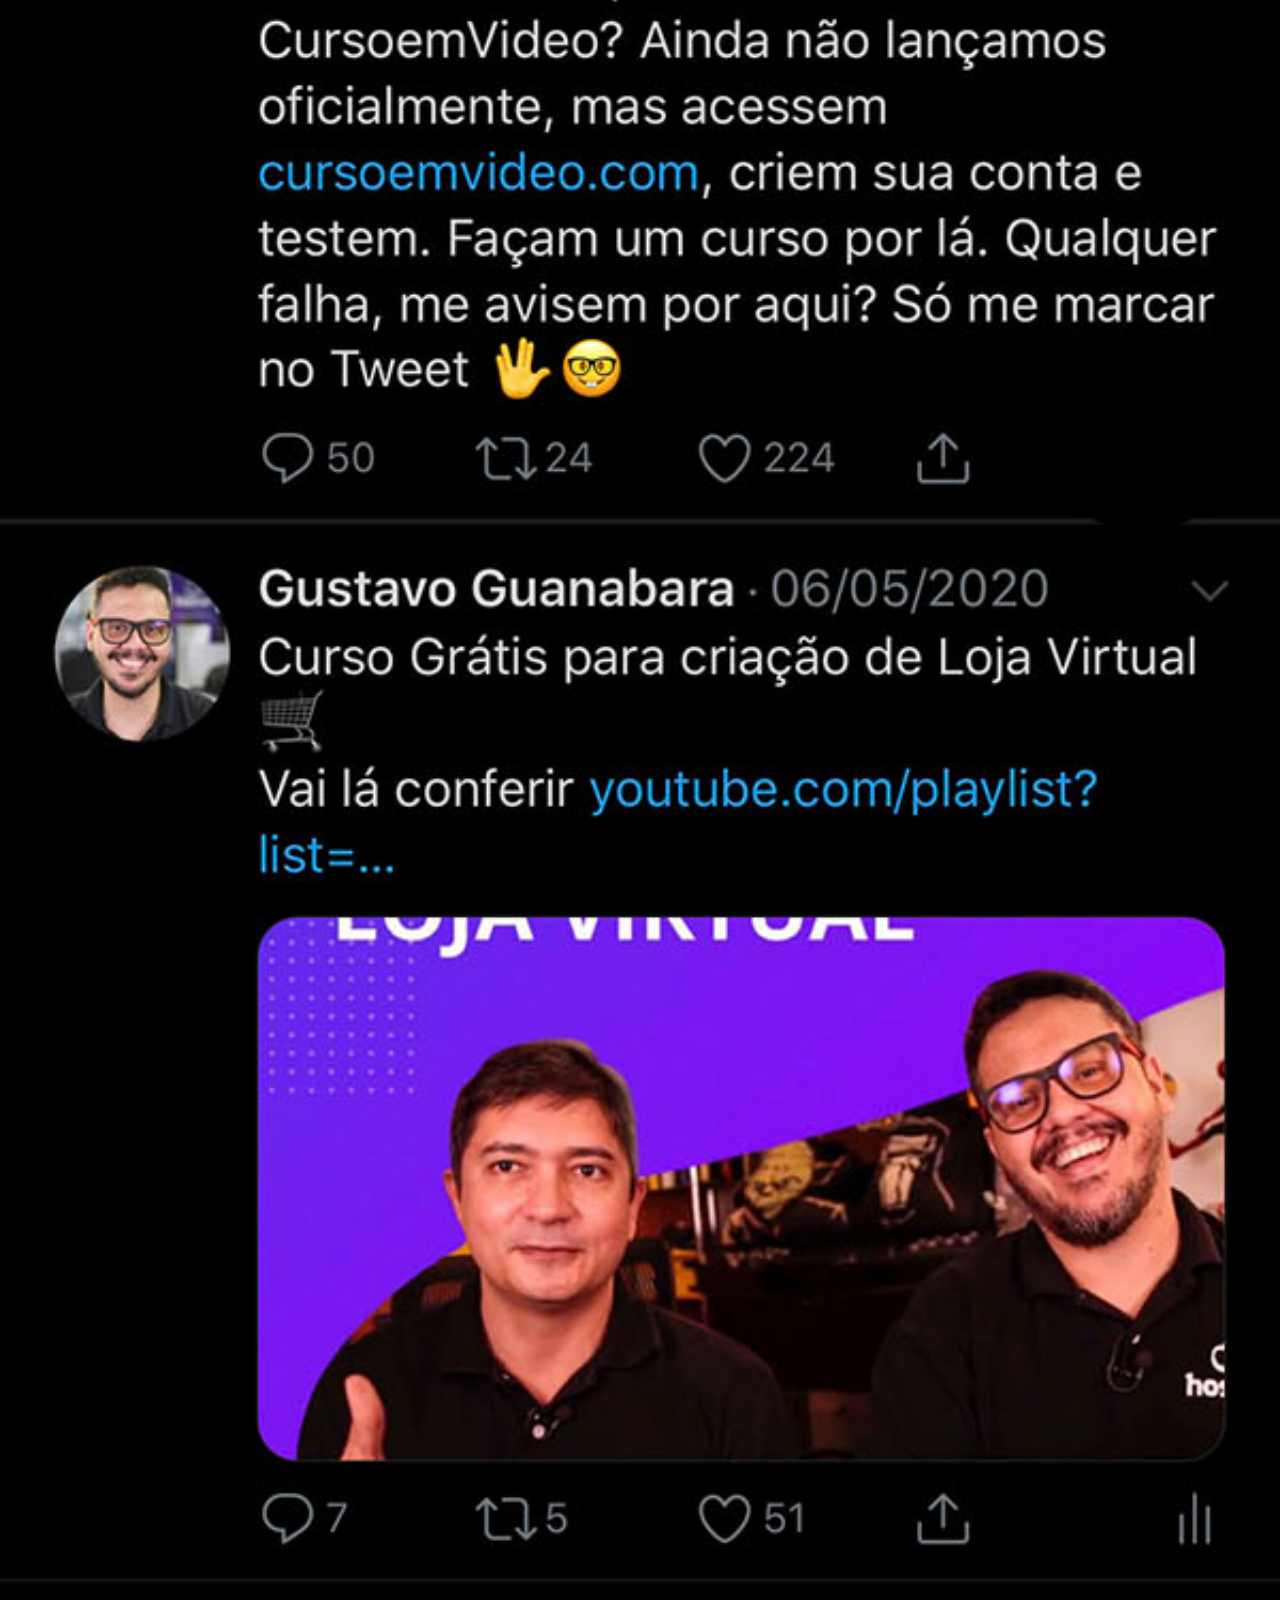
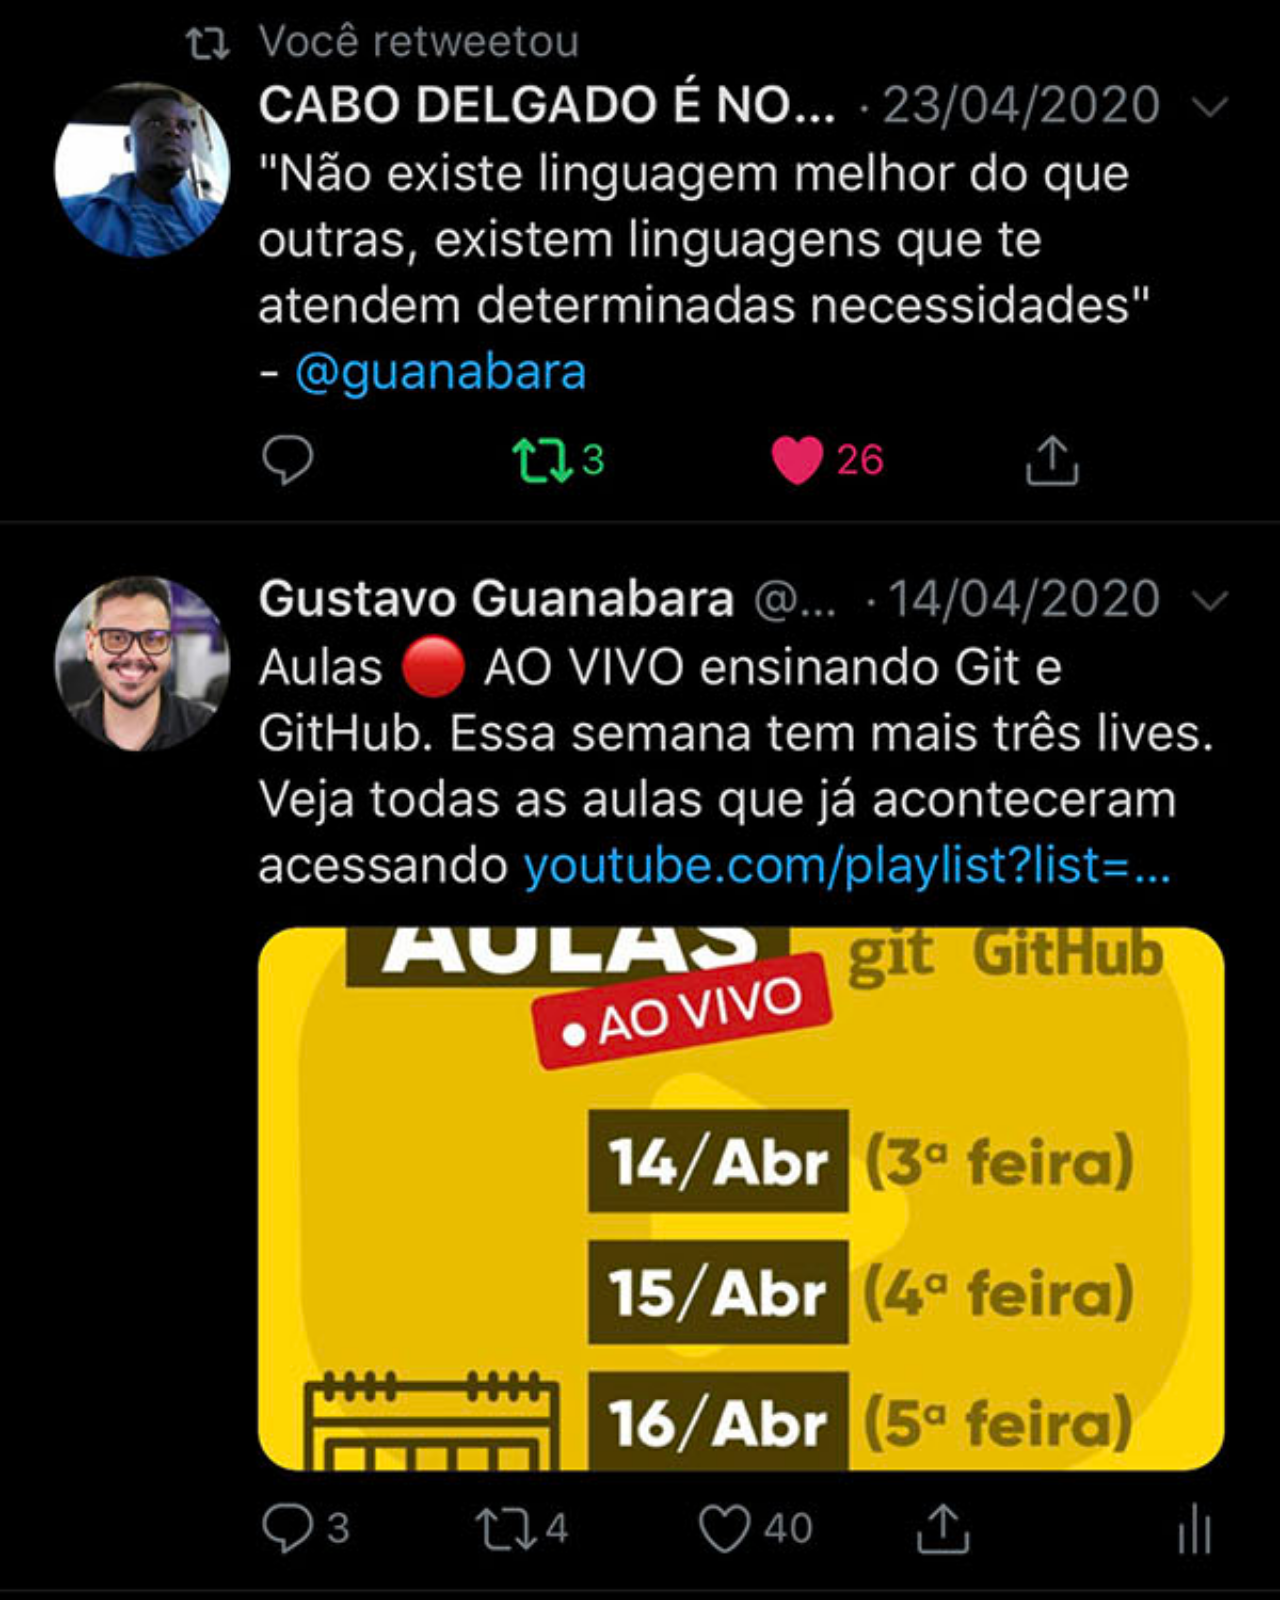
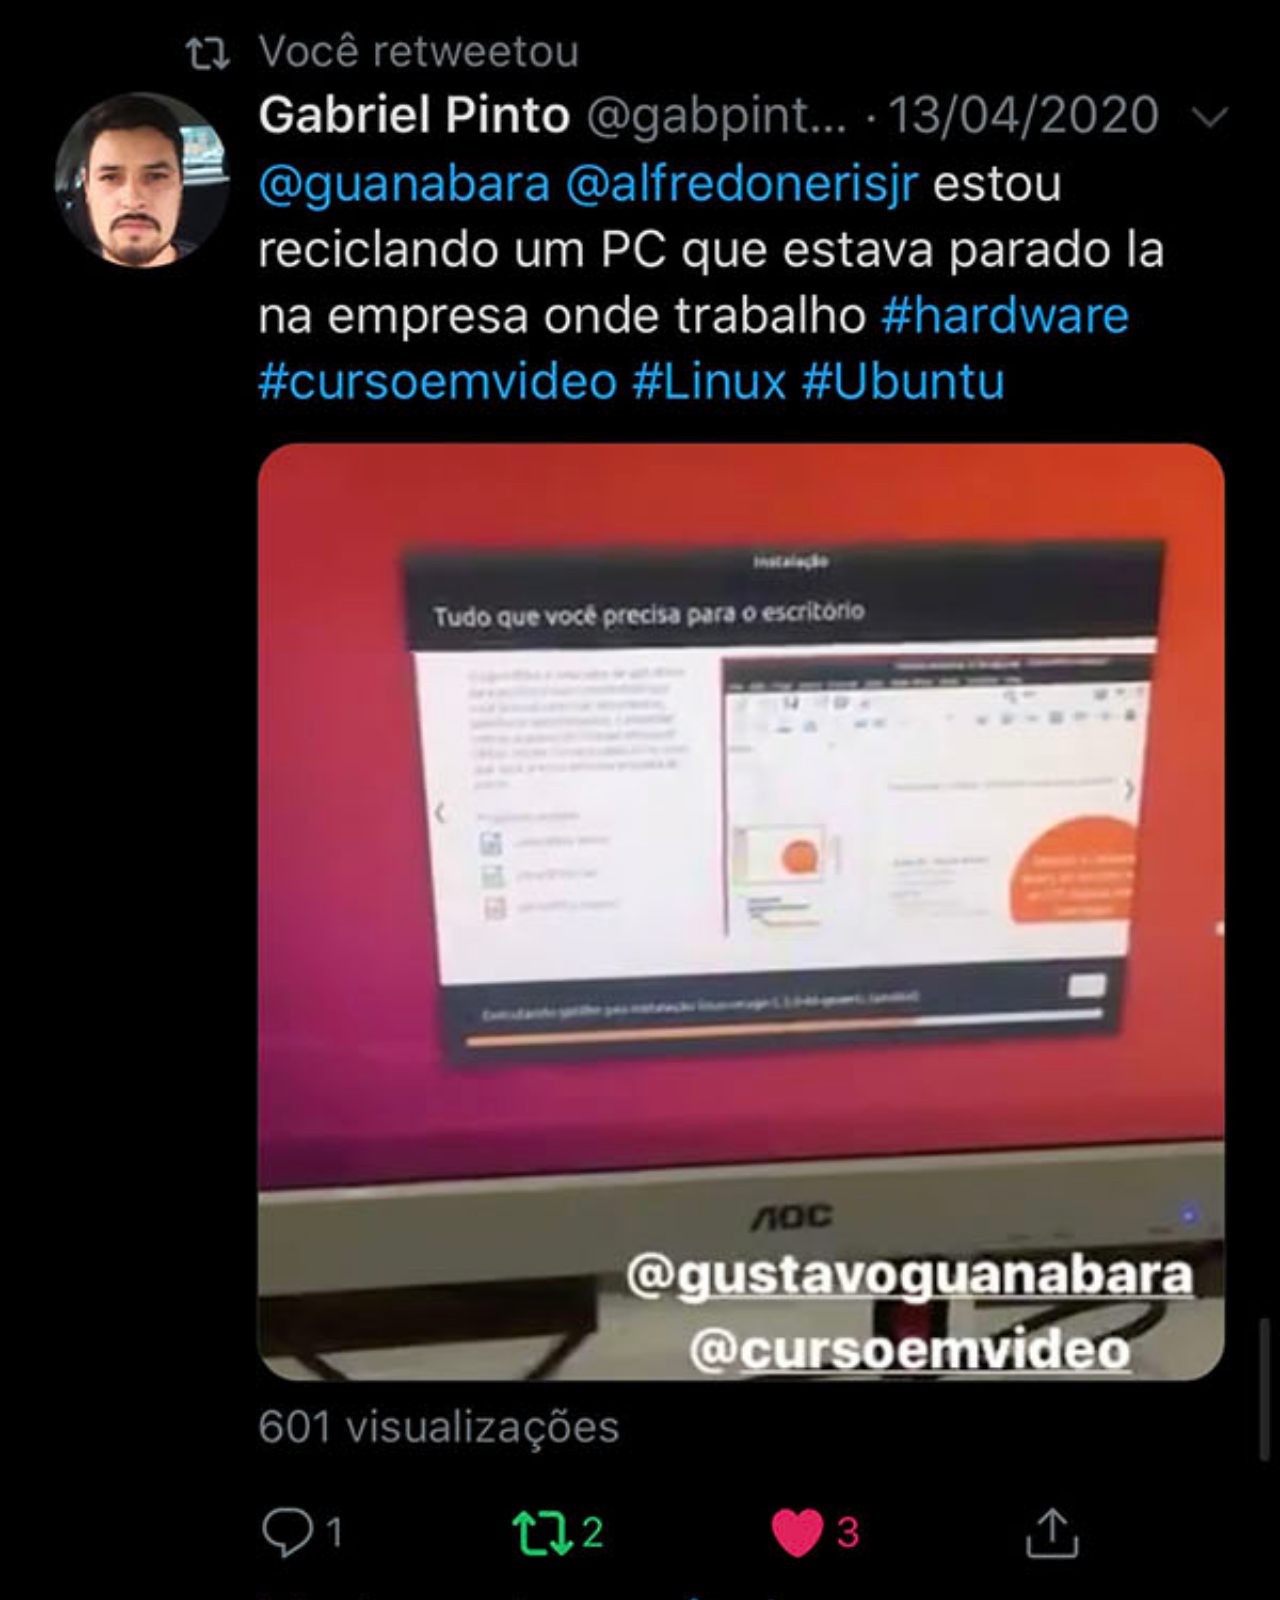
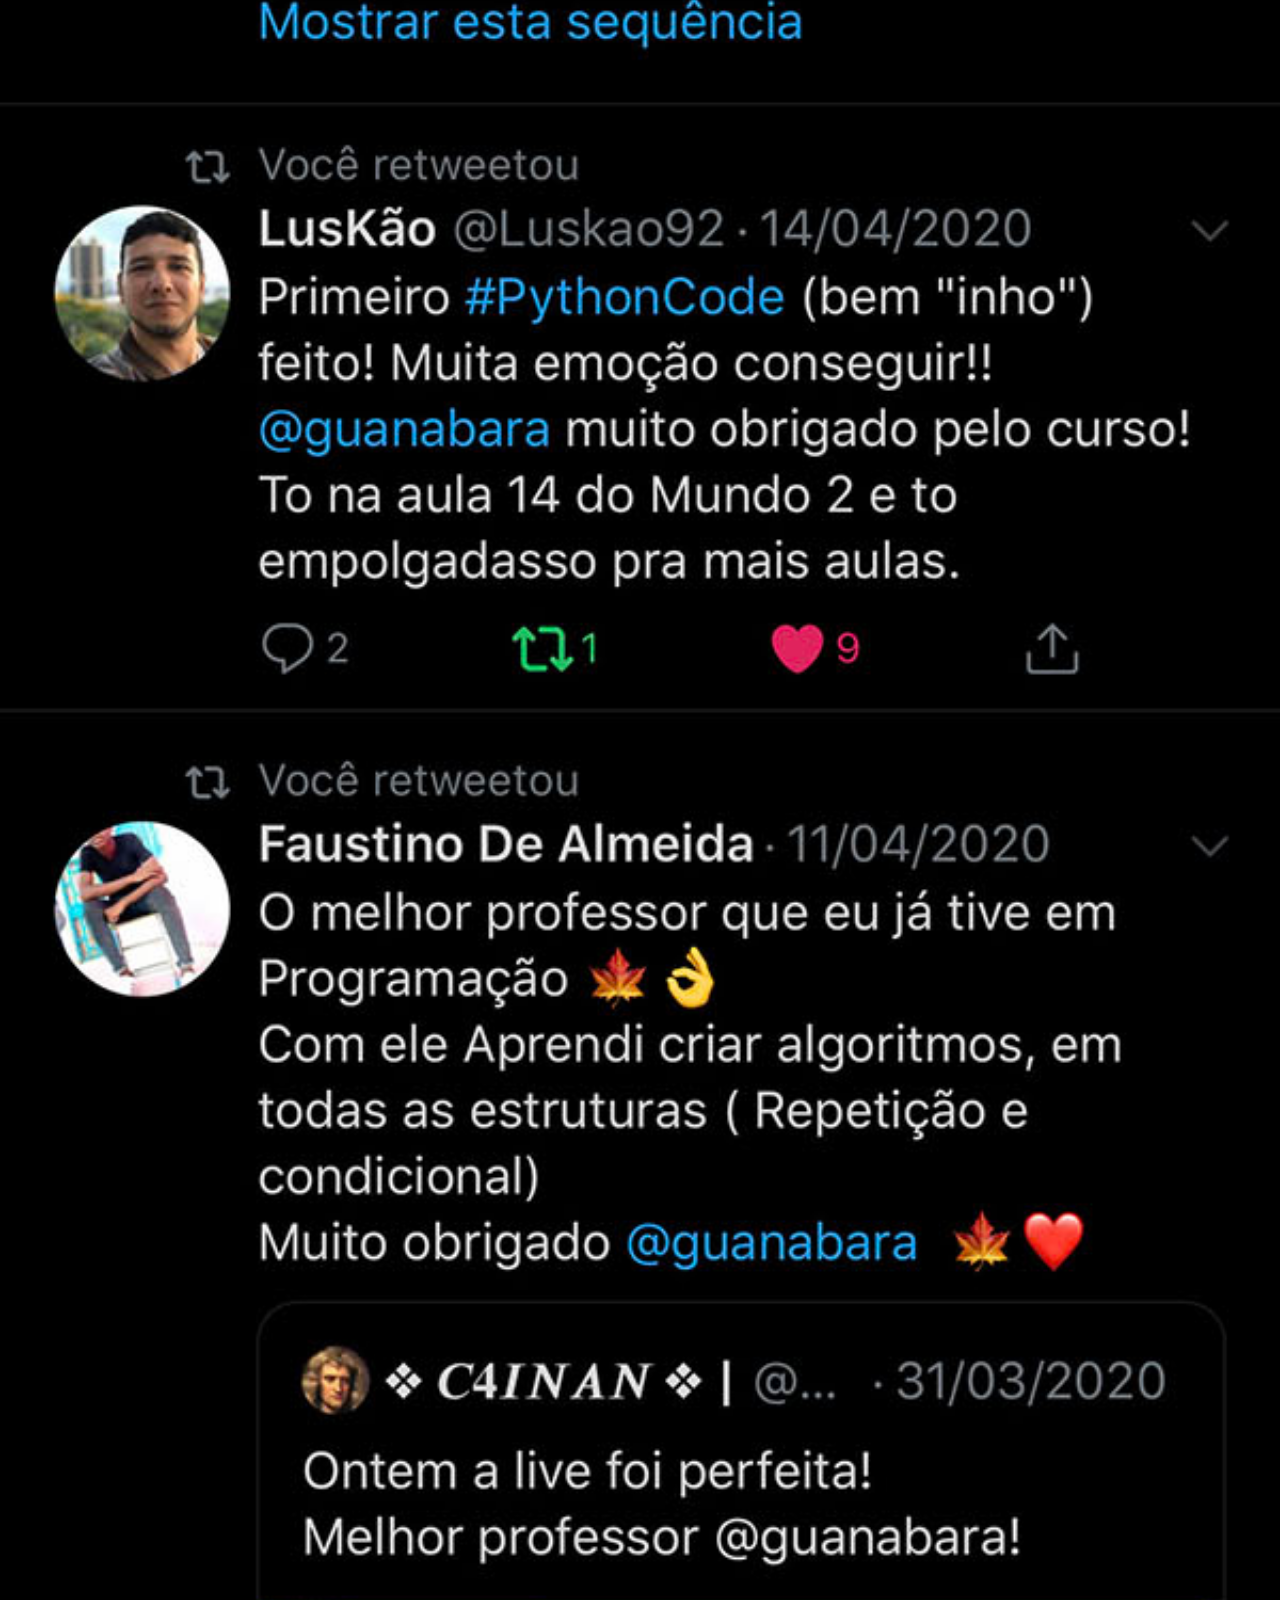
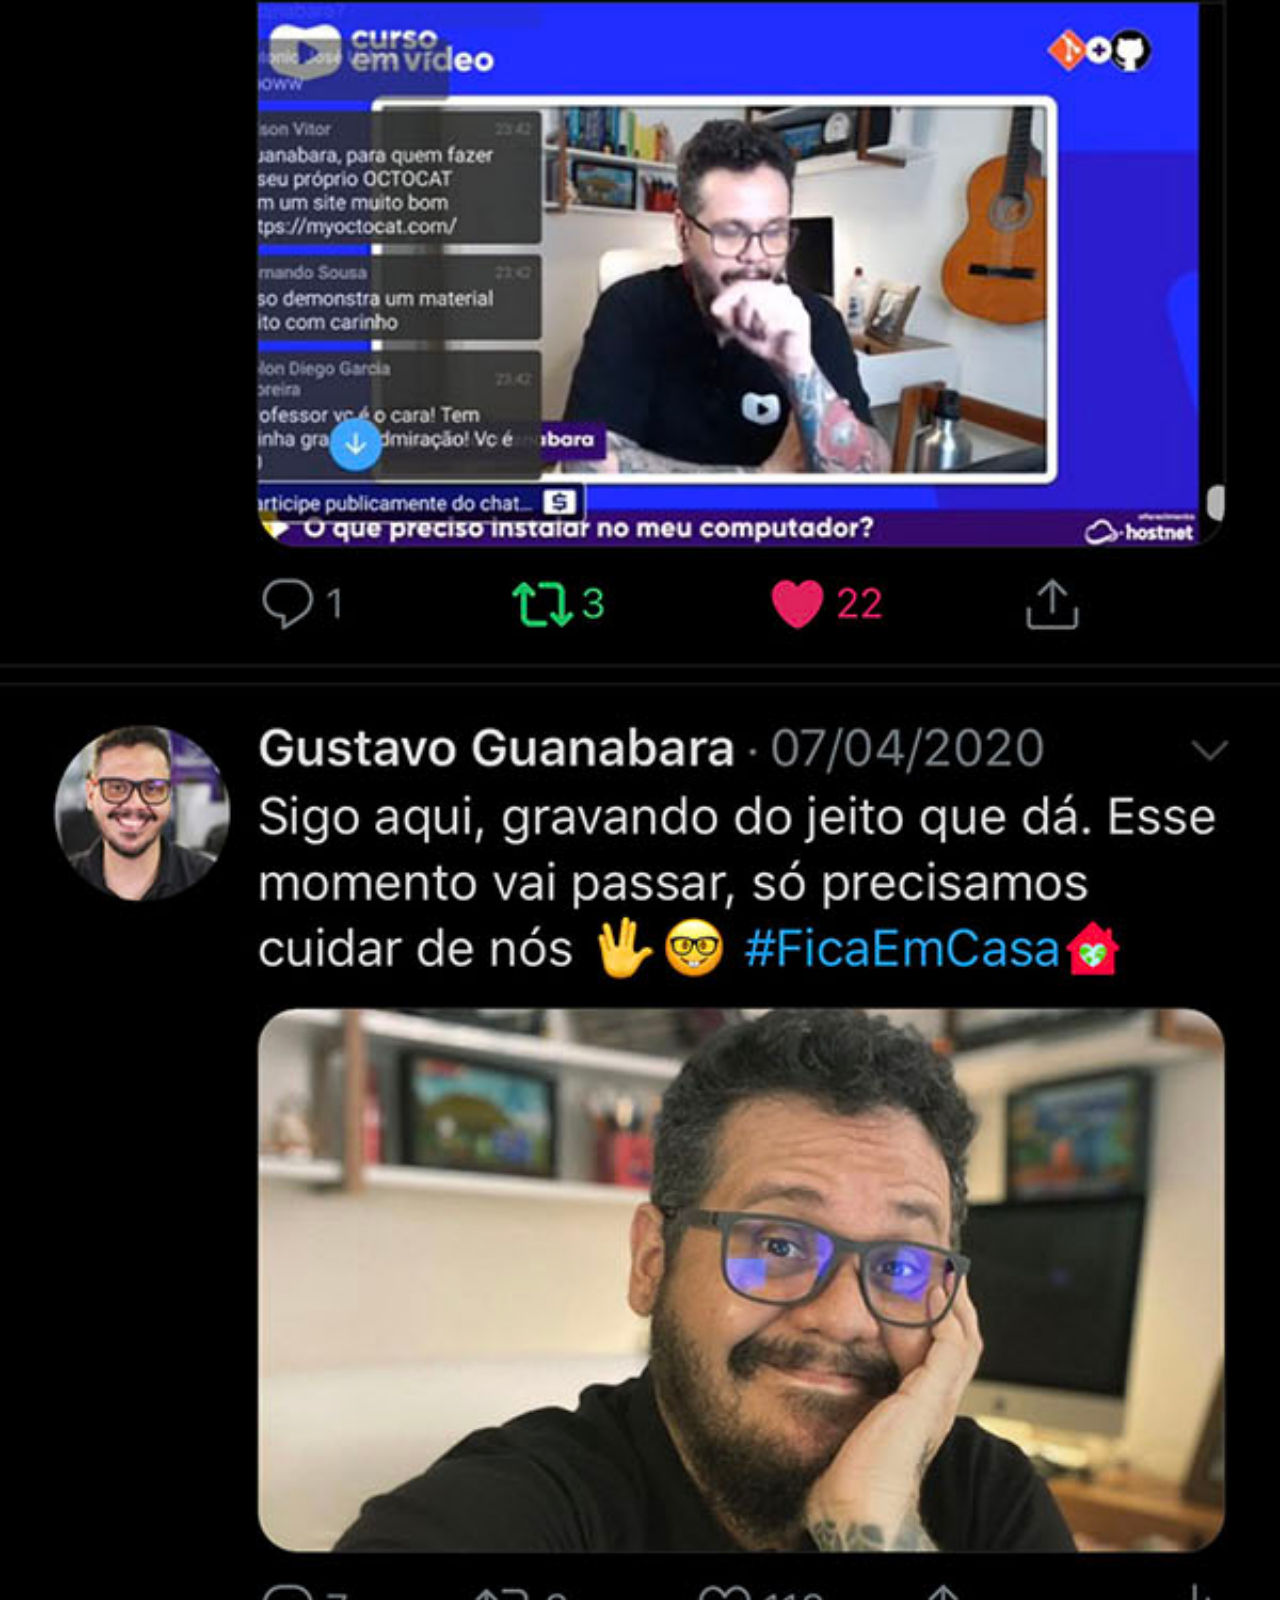
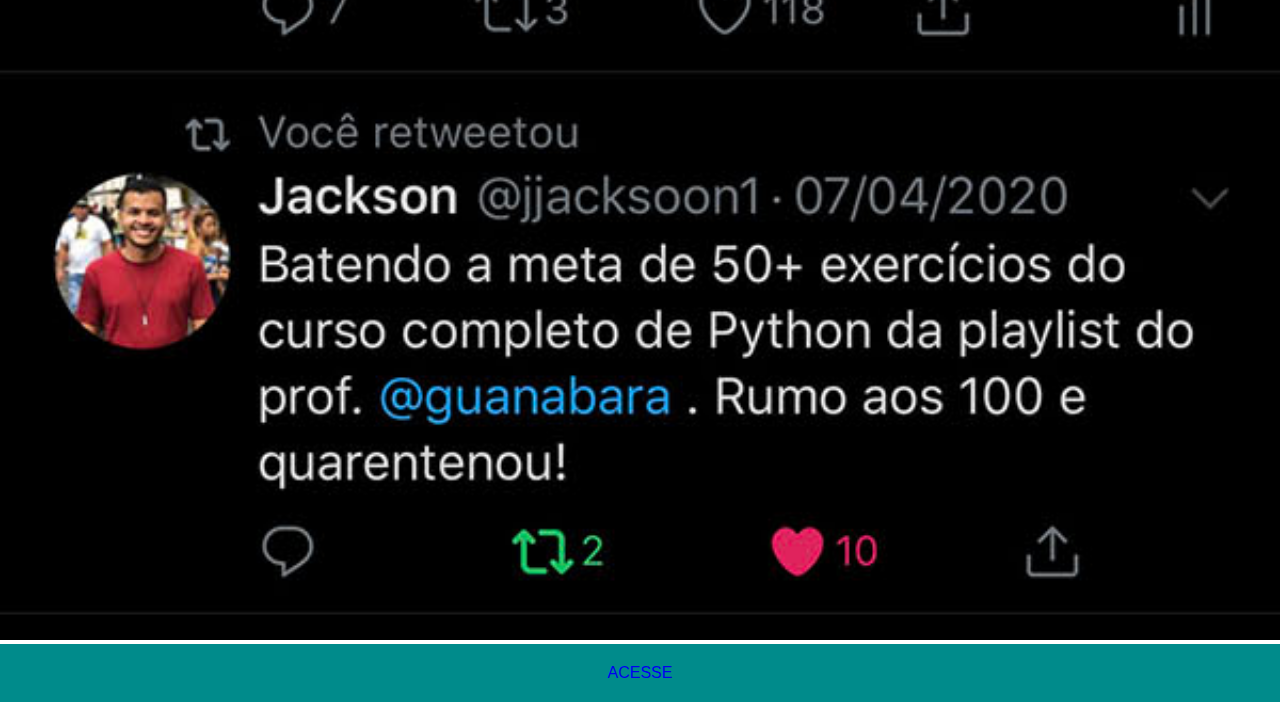
<file: twitter.html>
<!DOCTYPE html>
<html lang="pt-br">
<head>
    <meta charset="UTF-8">
    <meta name="viewport" content="width=device-width, initial-scale=1.0">
    <title>Twitter</title>
    <link rel="stylesheet" href="estilos/social.css">
</head>
<body>
    <img src="imagens/tela-twitter.jpg" alt="twitter">
    <a href="https://x.com/" target="_blank">ACESSE</a>
    
</body>
</html>
</file>
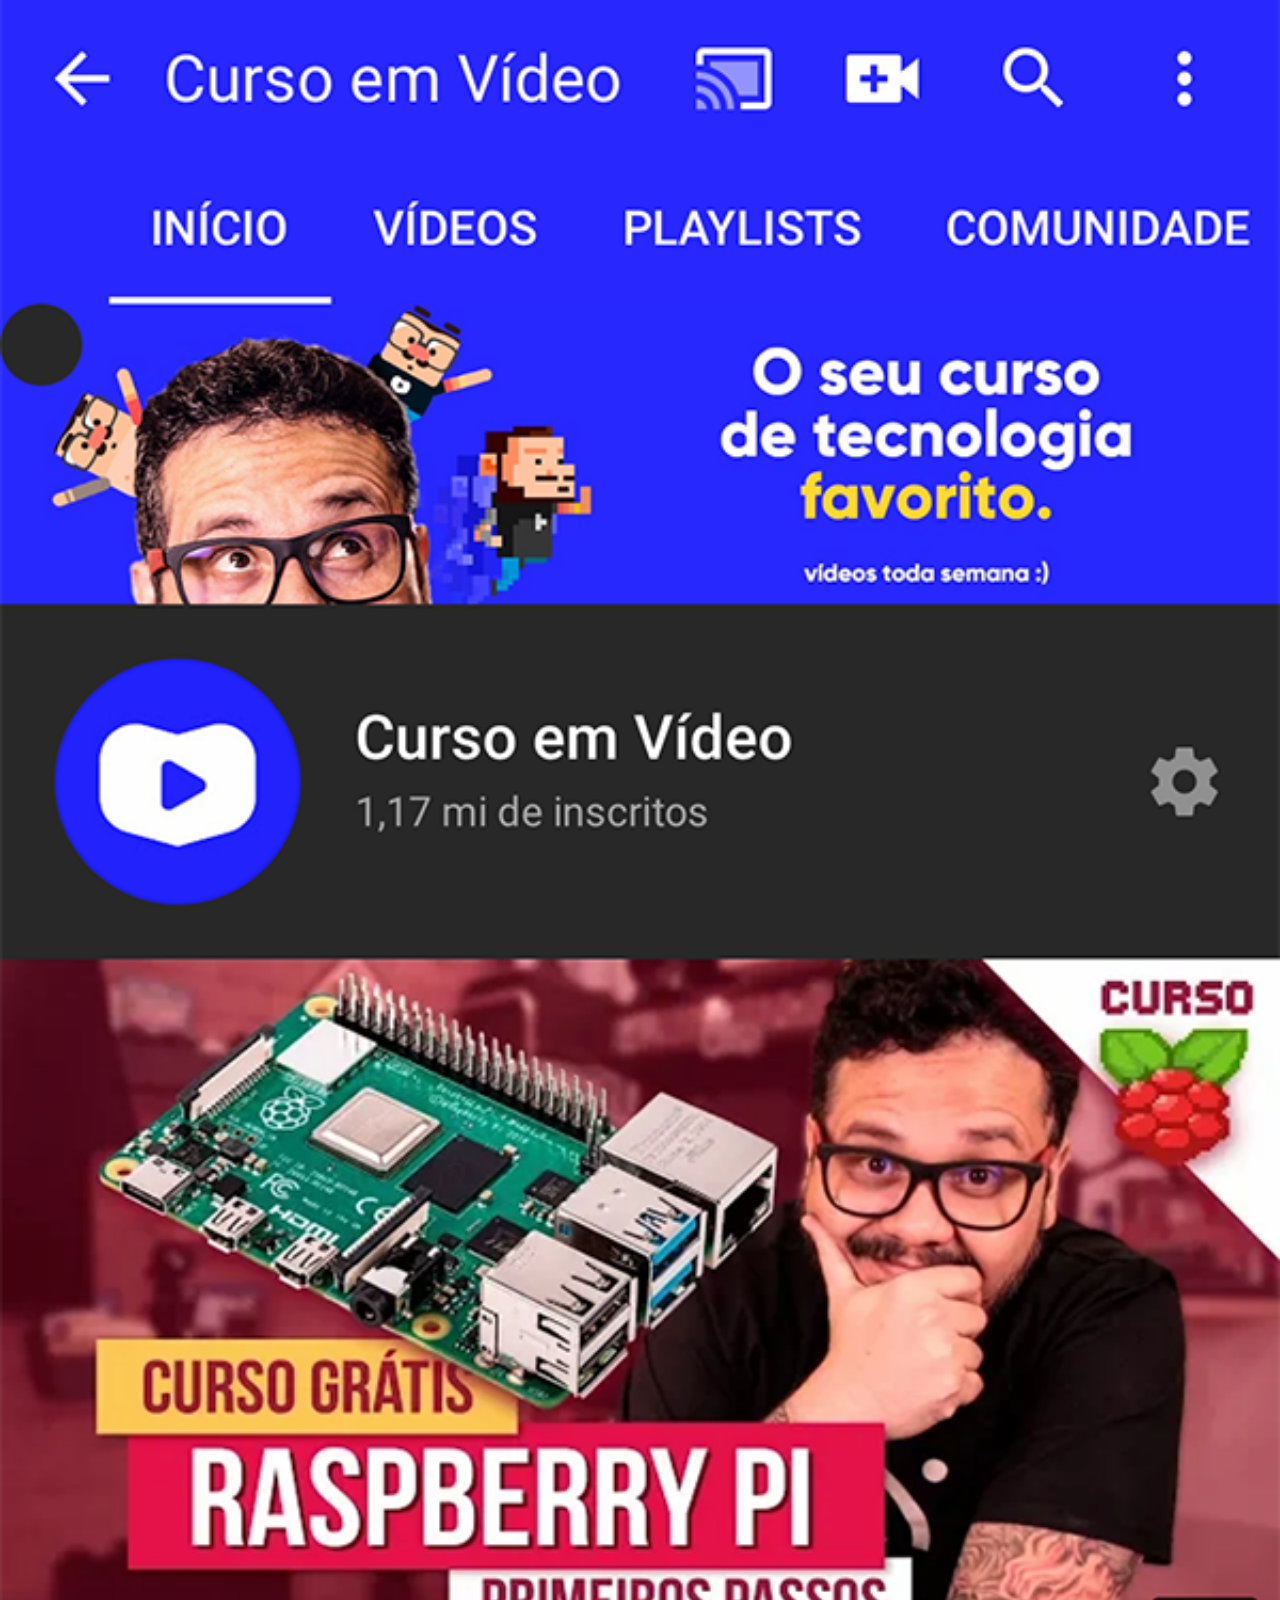
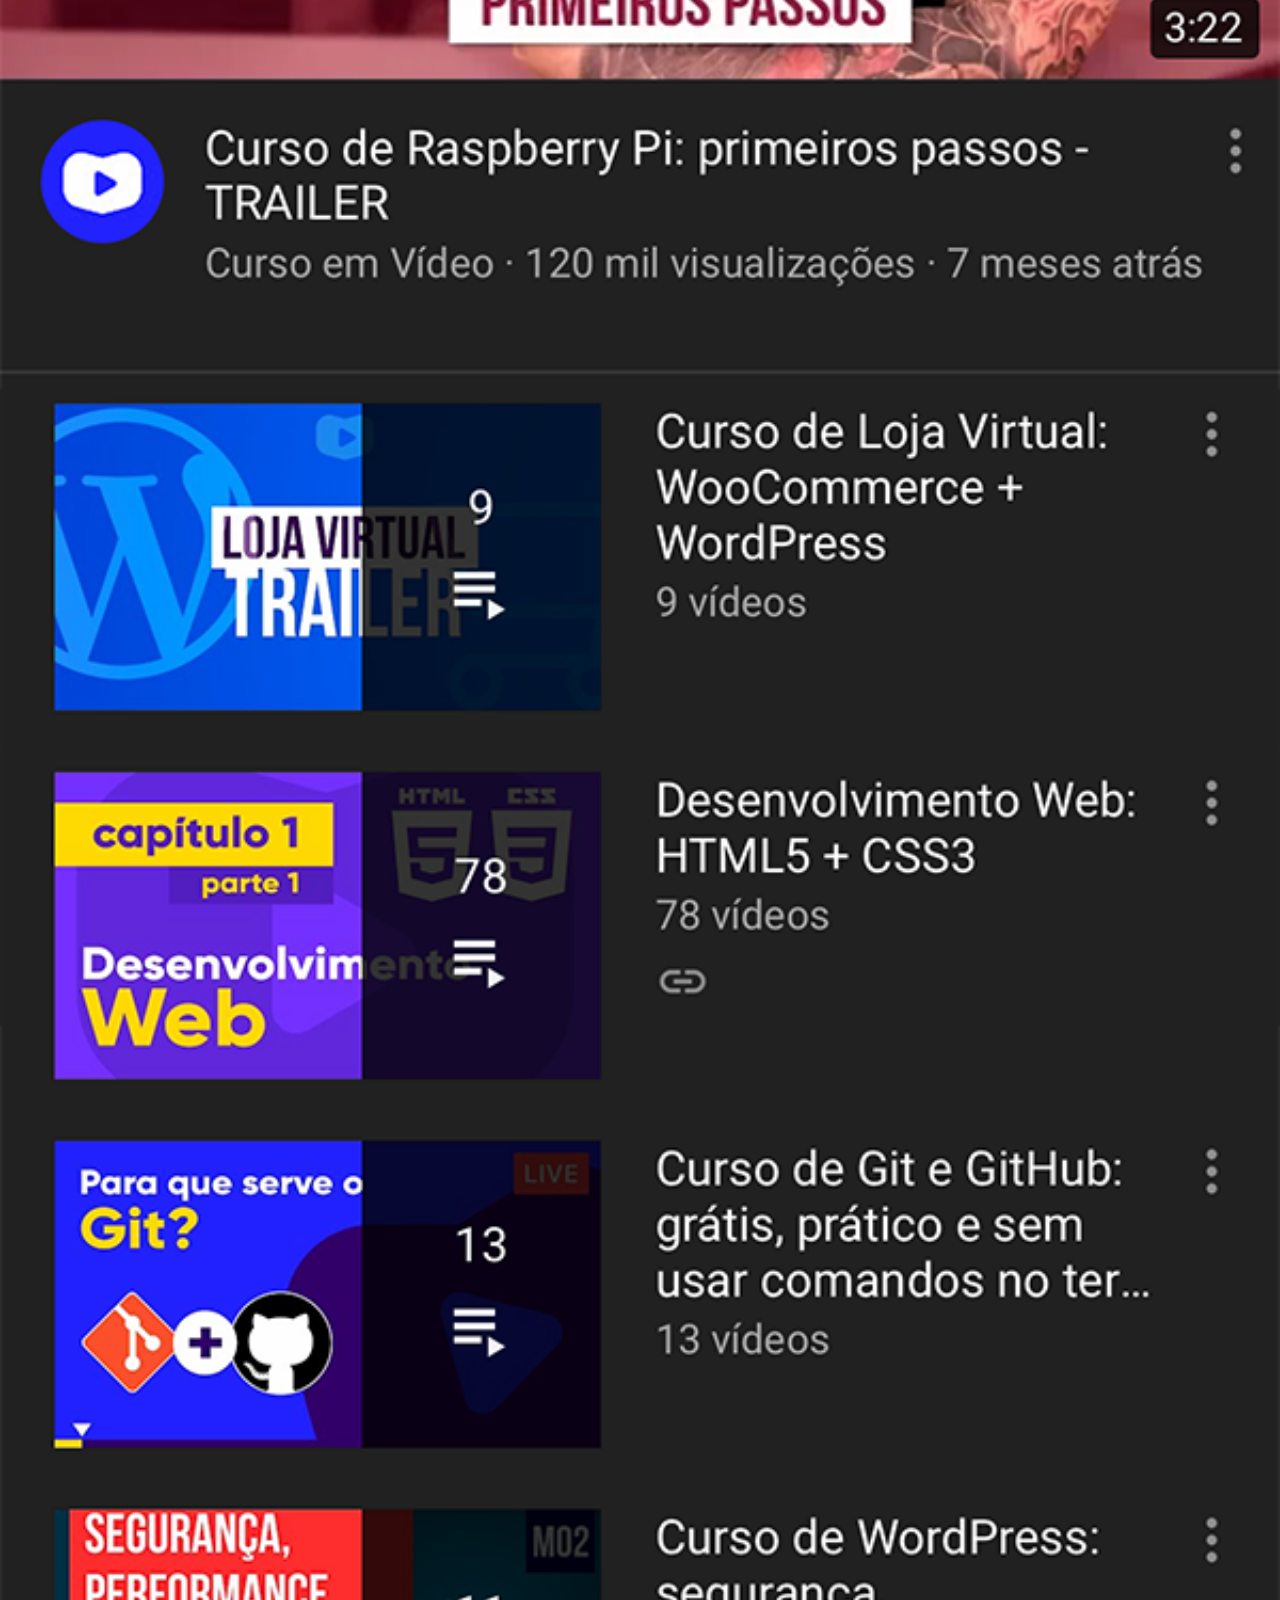
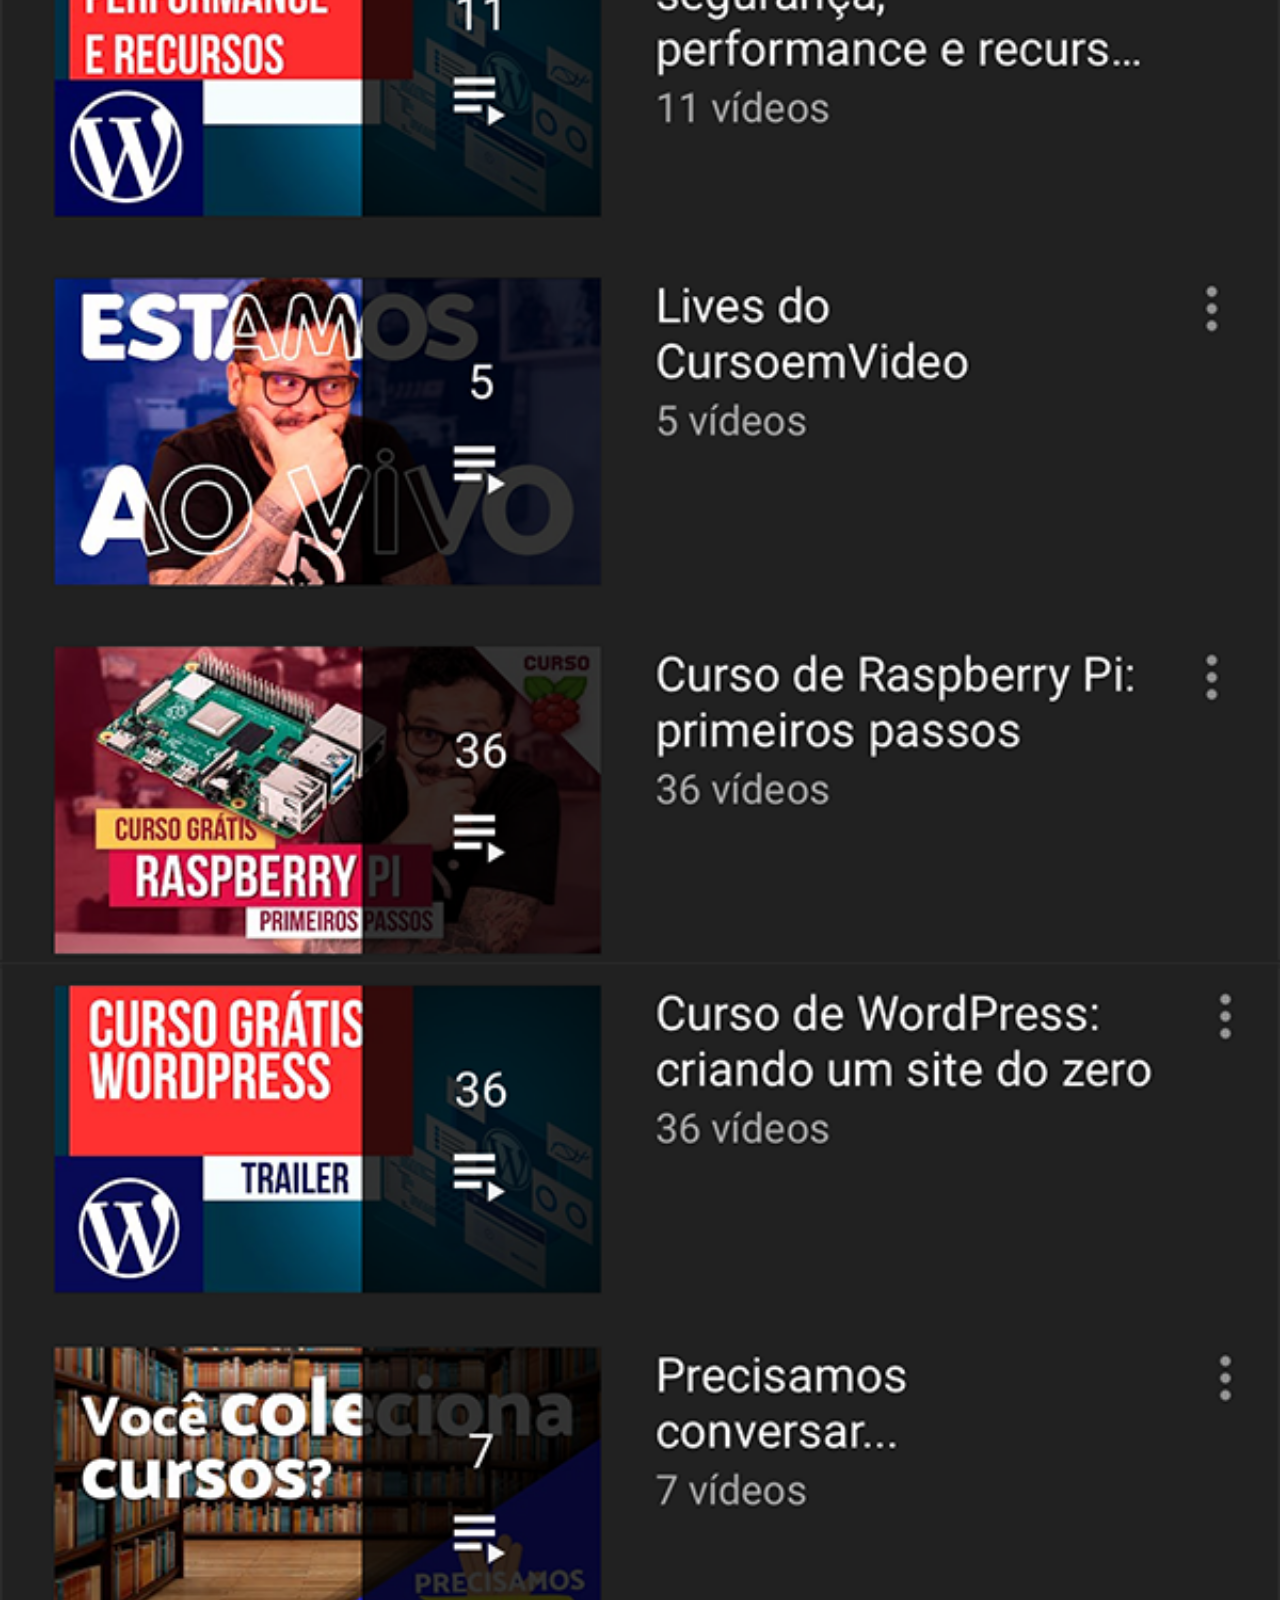
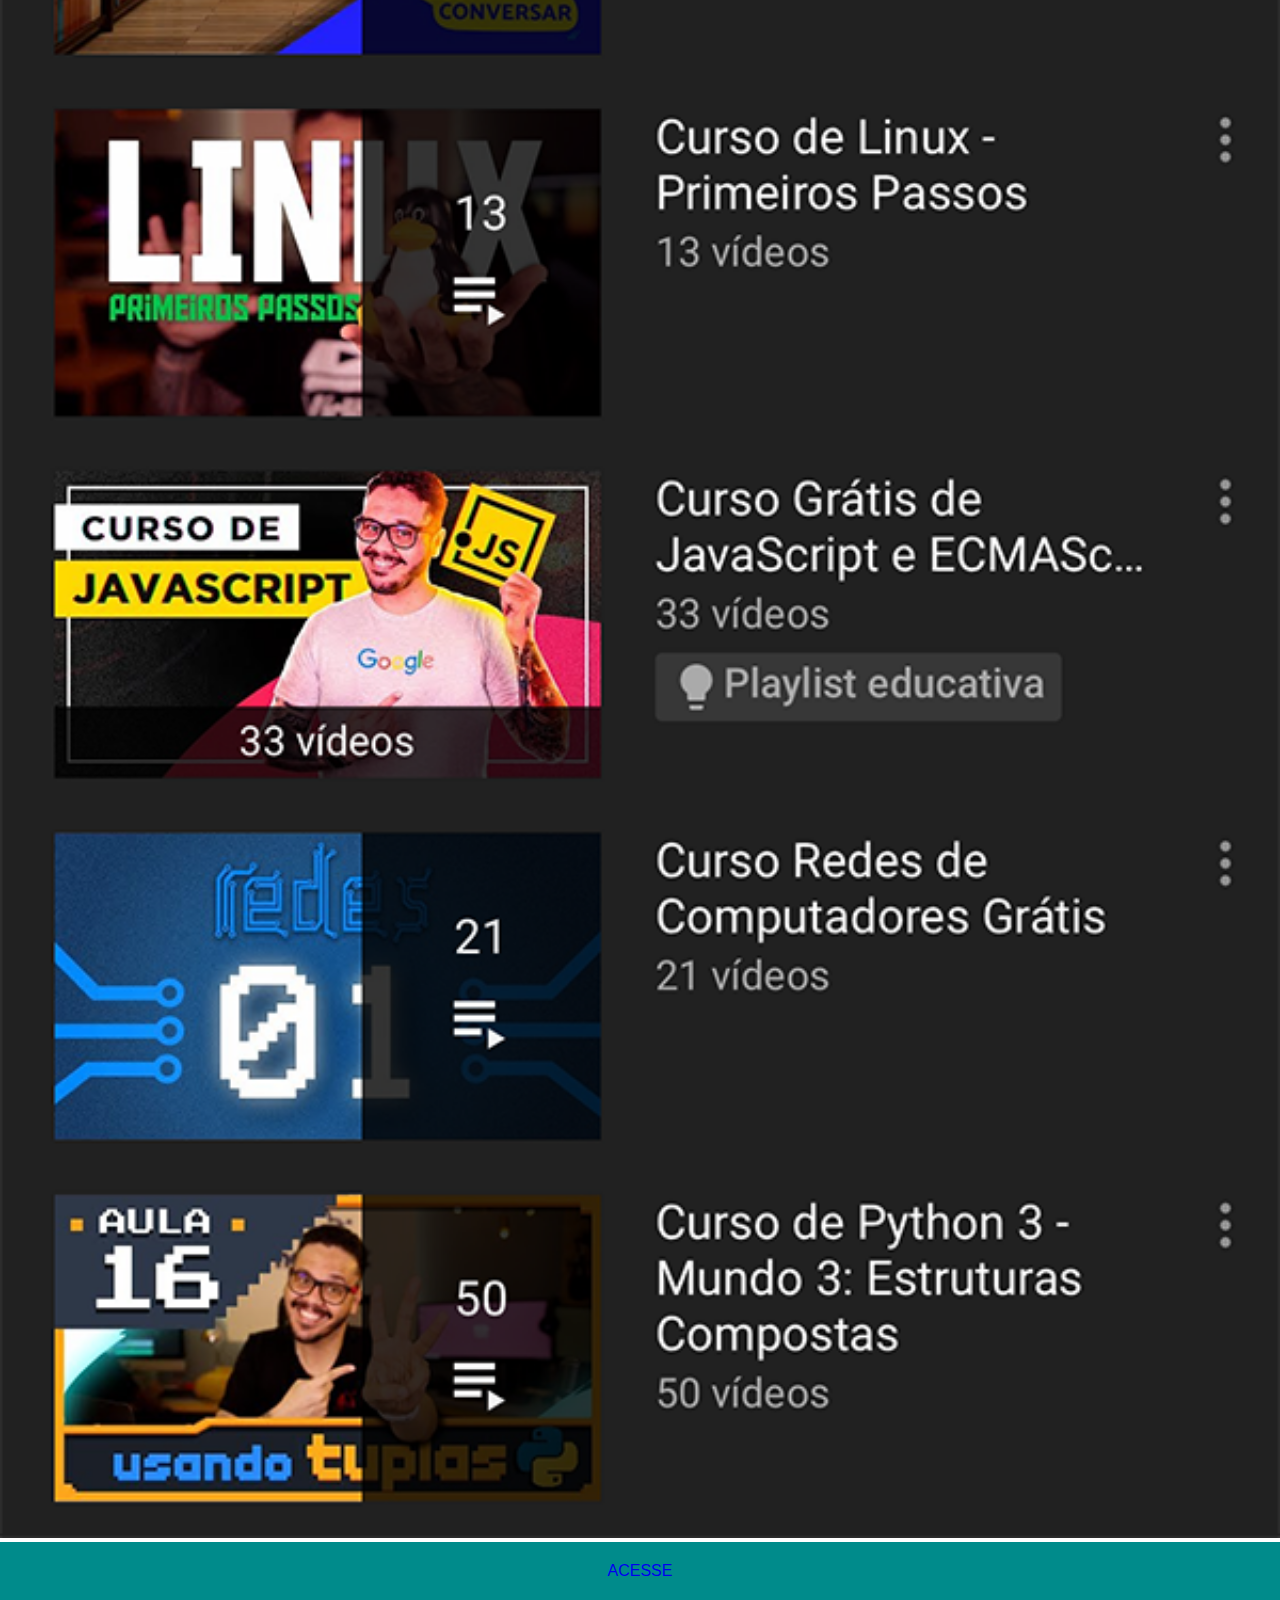
<file: youtube.html>
<!DOCTYPE html>
<html lang="pt-br">
<head>
    <meta charset="UTF-8">
    <meta name="viewport" content="width=device-width, initial-scale=1.0">
    <title>Youtube</title>
<link rel="stylesheet" href="estilos/social.css">
</head>
<body>
    <img src="imagens/tela-youtube.png" alt="youtube">
    <a href="https://www.youtube.com/" target="_blank">ACESSE</a>
    
</body>
</html>
</file>
<file: estilos/social.css>
@charset "UTF-8";

*{
    padding: 0px;
    margin: 0px;
    font-family: Arial, Helvetica, sans-serif;

}

::-webkit-scrollbar{
    width: 0px;
    height: 0px;
    
    
}

img{
    width: 100vw;
}

a{
    display: block;
    background-color: darkcyan;
    padding: 20px;
    text-align: center;
    text-decoration: none;
}

a:hover{
    background-color: cyan;
}
</file>
